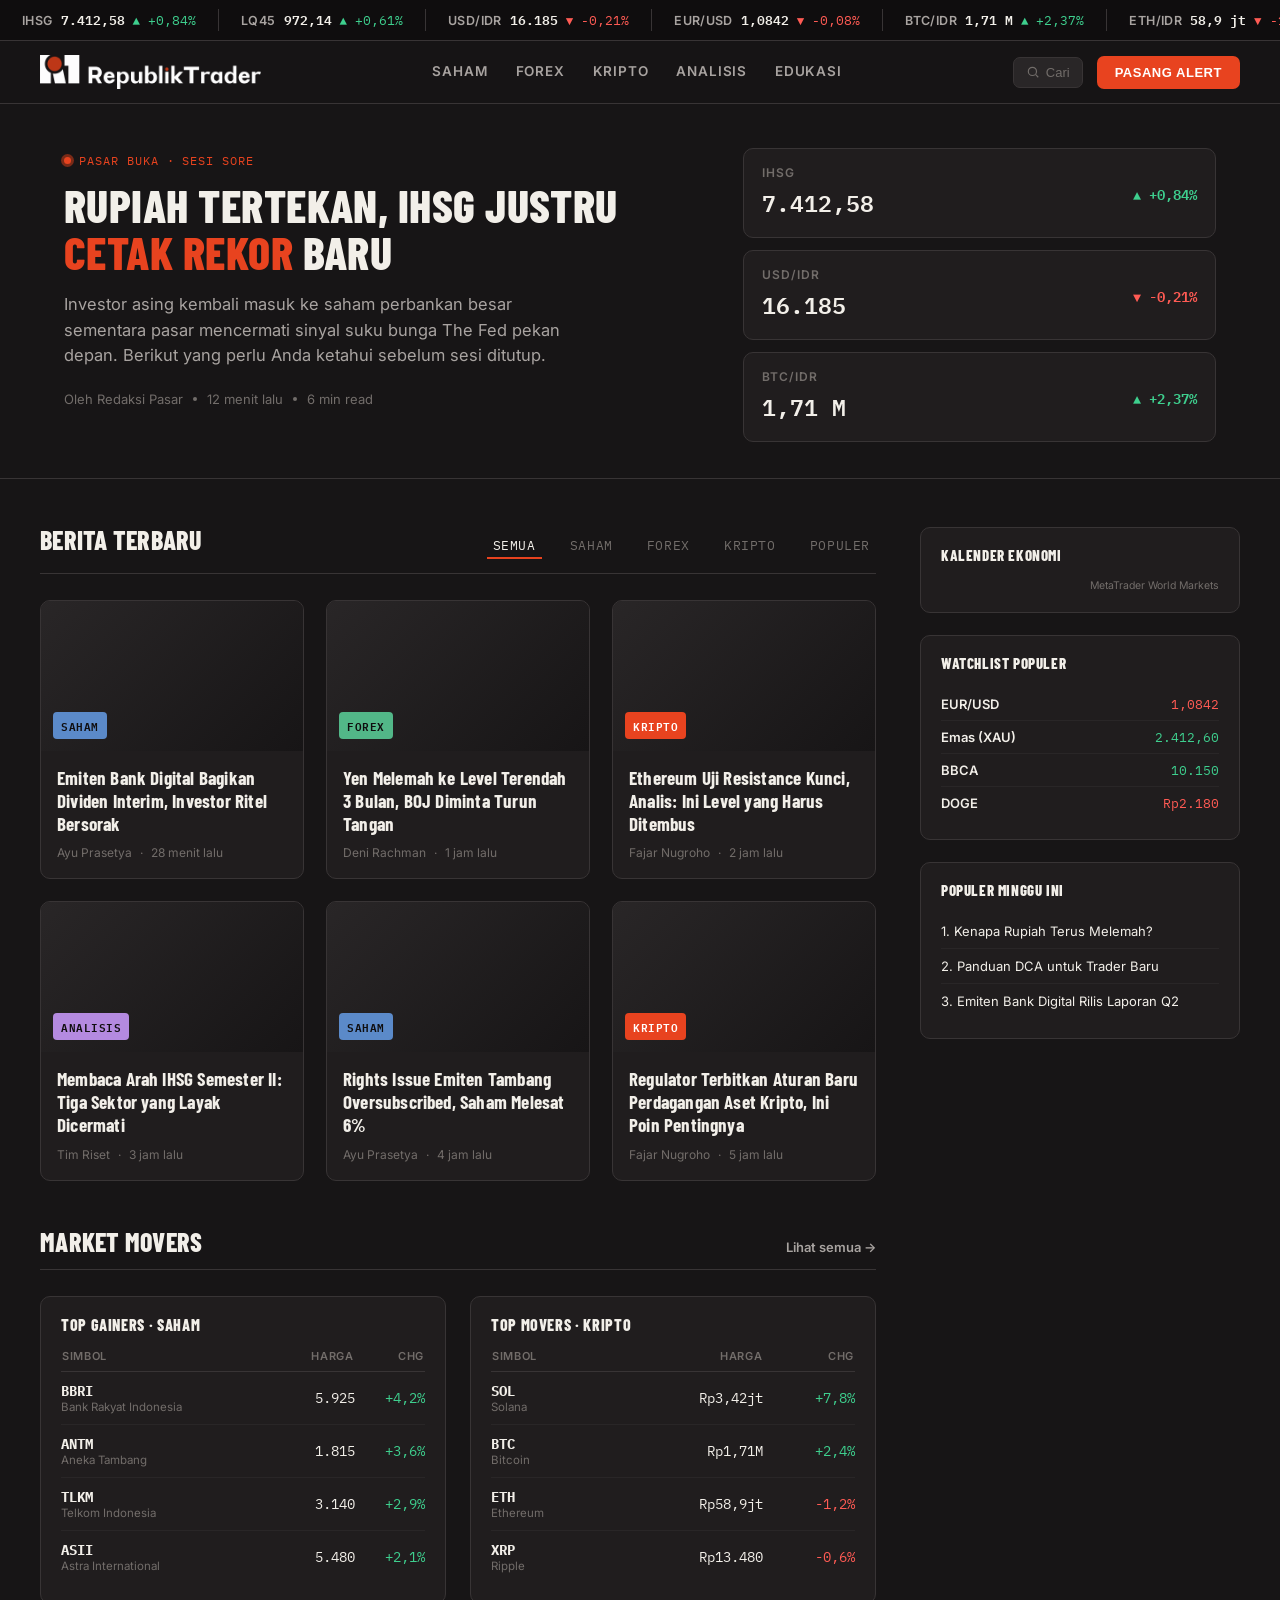
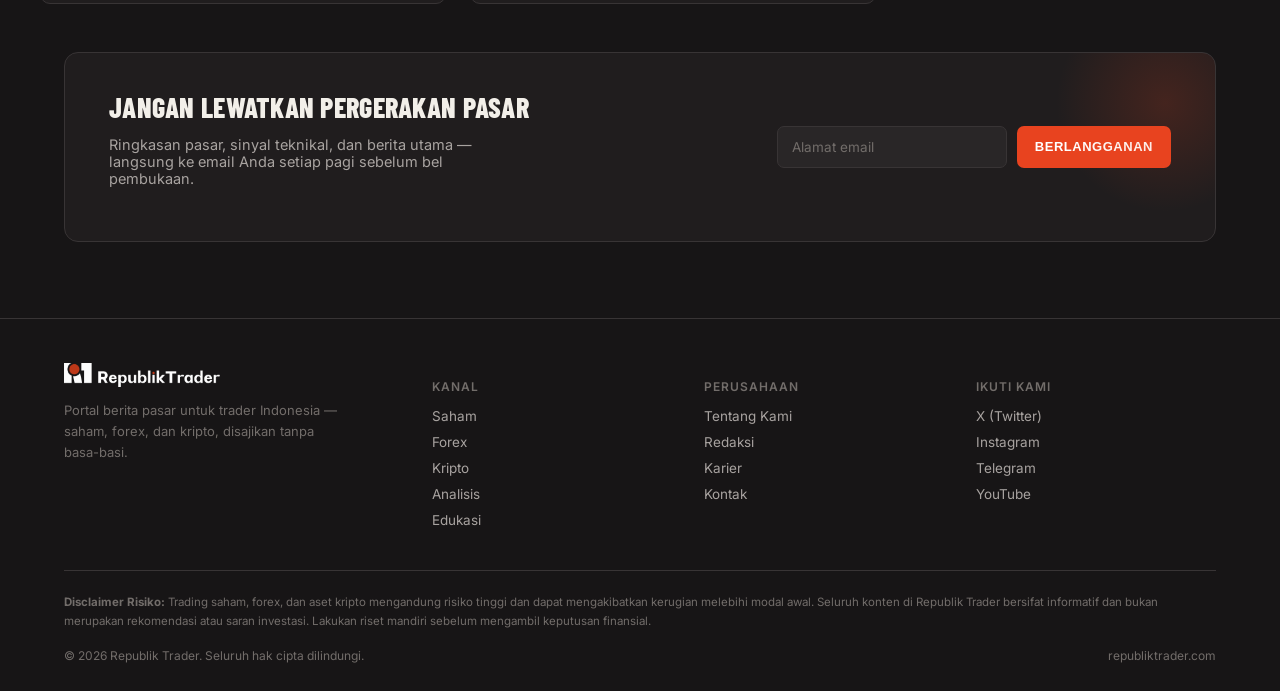
<file: index.html>
<!DOCTYPE html>
<html lang="id">
<head>
<meta charset="UTF-8">
<meta name="viewport" content="width=device-width, initial-scale=1.0">
<title>Republik Trader — Berita Pasar Real-Time</title>
<link rel="preconnect" href="https://fonts.googleapis.com">
<link href="https://fonts.googleapis.com/css2?family=Barlow+Condensed:wght@600;700;800;900&family=Inter:wght@400;500;600;700&family=IBM+Plex+Mono:wght@400;500;600;700&display=swap" rel="stylesheet">
<link rel="stylesheet" href="assets/styles.css">
</head>
<body>

<!-- TICKER -->
<div class="ticker-bar">
  <div class="ticker-track" id="tickerTrack"></div>
</div>

<!-- NAVBAR -->
<header class="nav">
  <div class="nav-row wrap" style="padding-left:0;padding-right:0;">
    <a href="index.html" class="brand">
      <img src="assets/logo_full.png" alt="Republik Trader" class="brand-logo-full">
    </a>
    <nav class="market-links">
      <a href="saham.html">Saham</a>
      <a href="forex.html">Forex</a>
      <a href="kripto.html">Kripto</a>
      <a href="analisis.html">Analisis</a>
      <a href="edukasi.html">Edukasi</a>
    </nav>
    <div class="nav-actions">
      <button class="search-btn" aria-label="Cari berita">
        <svg width="14" height="14" viewBox="0 0 24 24" fill="none" stroke="currentColor" stroke-width="2"><circle cx="11" cy="11" r="7"/><line x1="21" y1="21" x2="16.65" y2="16.65"/></svg>
        <span>Cari</span>
      </button>
      <button class="btn-primary">Pasang Alert</button>
      <button class="burger" aria-label="Menu">
        <svg width="22" height="22" viewBox="0 0 24 24" fill="none" stroke="currentColor" stroke-width="2"><line x1="3" y1="6" x2="21" y2="6"/><line x1="3" y1="12" x2="21" y2="12"/><line x1="3" y1="18" x2="21" y2="18"/></svg>
      </button>
    </div>
  </div>
</header>

<!-- HERO -->
<section class="hero">
  <div class="wrap hero-grid">
    <div>
      <div class="eyebrow">PASAR BUKA · SESI SORE</div>
      <h1 class="headline">Rupiah Tertekan, IHSG Justru <span class="accent-word">Cetak Rekor</span> Baru</h1>
      <p class="dek">Investor asing kembali masuk ke saham perbankan besar sementara pasar mencermati sinyal suku bunga The Fed pekan depan. Berikut yang perlu Anda ketahui sebelum sesi ditutup.</p>
      <div class="byline">
        <span>Oleh Redaksi Pasar</span><span class="dot"></span><span>12 menit lalu</span><span class="dot"></span><span>6 min read</span>
      </div>
    </div>

    <div class="snapshot-col">
      <div class="snap-card">
        <div>
          <div class="snap-label">IHSG</div>
          <div class="snap-price mono">7.412,58</div>
        </div>
        <div class="snap-change arrow-up">▲ +0,84%</div>
      </div>
      <div class="snap-card">
        <div>
          <div class="snap-label">USD/IDR</div>
          <div class="snap-price mono" id="usdidr-price">16.185</div>
        </div>
        <div class="snap-change arrow-down" id="usdidr-change">▼ -0,21%</div>
      </div>
      <div class="snap-card">
        <div>
          <div class="snap-label">BTC/IDR</div>
          <div class="snap-price mono">1,71 M</div>
        </div>
        <div class="snap-change arrow-up">▲ +2,37%</div>
      </div>
    </div>
  </div>
</section>

<!-- MAIN CONTENT -->
<div class="wrap section">
  <div class="main-grid">
    <div>

      <!-- NEWS GRID -->
      <div class="section-head">
        <h2 class="section-title">Berita Terbaru</h2>
        <div class="tabs">
          <button class="tab active">Semua</button>
          <button class="tab">Saham</button>
          <button class="tab">Forex</button>
          <button class="tab">Kripto</button>
          <button class="tab">Populer</button>
        </div>
      </div>

      <div class="news-grid">
        <article class="card">
          <div class="card-thumb"><span class="tag tag-saham">Saham</span></div>
          <div class="card-body">
            <h3 class="card-title">Emiten Bank Digital Bagikan Dividen Interim, Investor Ritel Bersorak</h3>
            <div class="card-meta"><span>Ayu Prasetya</span><span>·</span><span>28 menit lalu</span></div>
          </div>
        </article>
        <article class="card">
          <div class="card-thumb"><span class="tag tag-forex">Forex</span></div>
          <div class="card-body">
            <h3 class="card-title">Yen Melemah ke Level Terendah 3 Bulan, BOJ Diminta Turun Tangan</h3>
            <div class="card-meta"><span>Deni Rachman</span><span>·</span><span>1 jam lalu</span></div>
          </div>
        </article>
        <article class="card">
          <div class="card-thumb"><span class="tag tag-kripto">Kripto</span></div>
          <div class="card-body">
            <h3 class="card-title">Ethereum Uji Resistance Kunci, Analis: Ini Level yang Harus Ditembus</h3>
            <div class="card-meta"><span>Fajar Nugroho</span><span>·</span><span>2 jam lalu</span></div>
          </div>
        </article>
        <article class="card">
          <div class="card-thumb"><span class="tag tag-analisis">Analisis</span></div>
          <div class="card-body">
            <h3 class="card-title">Membaca Arah IHSG Semester II: Tiga Sektor yang Layak Dicermati</h3>
            <div class="card-meta"><span>Tim Riset</span><span>·</span><span>3 jam lalu</span></div>
          </div>
        </article>
        <article class="card">
          <div class="card-thumb"><span class="tag tag-saham">Saham</span></div>
          <div class="card-body">
            <h3 class="card-title">Rights Issue Emiten Tambang Oversubscribed, Saham Melesat 6%</h3>
            <div class="card-meta"><span>Ayu Prasetya</span><span>·</span><span>4 jam lalu</span></div>
          </div>
        </article>
        <article class="card">
          <div class="card-thumb"><span class="tag tag-kripto">Kripto</span></div>
          <div class="card-body">
            <h3 class="card-title">Regulator Terbitkan Aturan Baru Perdagangan Aset Kripto, Ini Poin Pentingnya</h3>
            <div class="card-meta"><span>Fajar Nugroho</span><span>·</span><span>5 jam lalu</span></div>
          </div>
        </article>
      </div>

      <!-- MARKET MOVERS -->
      <div class="section-head" style="margin-top:48px;">
        <h2 class="section-title">Market Movers</h2>
        <a href="#" class="see-all">Lihat semua →</a>
      </div>
      <div class="movers-grid">
        <div class="movers-card">
          <h3>Top Gainers · Saham</h3>
          <table>
            <thead><tr><th>Simbol</th><th></th><th style="text-align:right;">Harga</th><th style="text-align:right;">Chg</th></tr></thead>
            <tbody>
              <tr><td><span class="sym">BBRI</span><span class="sym-name">Bank Rakyat Indonesia</span></td><td></td><td class="num">5.925</td><td class="num arrow-up">+4,2%</td></tr>
              <tr><td><span class="sym">ANTM</span><span class="sym-name">Aneka Tambang</span></td><td></td><td class="num">1.815</td><td class="num arrow-up">+3,6%</td></tr>
              <tr><td><span class="sym">TLKM</span><span class="sym-name">Telkom Indonesia</span></td><td></td><td class="num">3.140</td><td class="num arrow-up">+2,9%</td></tr>
              <tr><td><span class="sym">ASII</span><span class="sym-name">Astra International</span></td><td></td><td class="num">5.480</td><td class="num arrow-up">+2,1%</td></tr>
            </tbody>
          </table>
        </div>
        <div class="movers-card">
          <h3>Top Movers · Kripto</h3>
          <table>
            <thead><tr><th>Simbol</th><th></th><th style="text-align:right;">Harga</th><th style="text-align:right;">Chg</th></tr></thead>
            <tbody>
              <tr><td><span class="sym">SOL</span><span class="sym-name">Solana</span></td><td></td><td class="num">Rp3,42jt</td><td class="num arrow-up">+7,8%</td></tr>
              <tr><td><span class="sym">BTC</span><span class="sym-name">Bitcoin</span></td><td></td><td class="num">Rp1,71M</td><td class="num arrow-up">+2,4%</td></tr>
              <tr><td><span class="sym">ETH</span><span class="sym-name">Ethereum</span></td><td></td><td class="num">Rp58,9jt</td><td class="num arrow-down">-1,2%</td></tr>
              <tr><td><span class="sym">XRP</span><span class="sym-name">Ripple</span></td><td></td><td class="num">Rp13.480</td><td class="num arrow-down">-0,6%</td></tr>
            </tbody>
          </table>
        </div>
      </div>

    </div>

    <!-- SIDEBAR -->
    <aside>
      <div class="side-block">
        <h3>Kalender Ekonomi</h3>
        <div id="economicCalendarWidget"></div>
        <div class="ecw-copyright"><a href="https://www.metatrader.com/?utm_source=calendar.widget&utm_medium=link&utm_term=economic.calendar&utm_content=visit.mql5.calendar&utm_campaign=202.calendar.widget" rel="noopener nofollow" target="_blank">MetaTrader World Markets</a></div>
        <script async type="text/javascript" data-type="calendar-widget" src="https://www.tradays.com/c/js/widgets/calendar/widget.js?v=15">
          {"width":"100%","height":"480","mode":"2","fw":"html","theme":1}
        </script>
      </div>

      <div class="side-block">
        <h3>Watchlist Populer</h3>
        <div class="watch-row"><span class="name">EUR/USD</span><span class="price mono arrow-down">1,0842</span></div>
        <div class="watch-row"><span class="name">Emas (XAU)</span><span class="price mono arrow-up">2.412,60</span></div>
        <div class="watch-row"><span class="name">BBCA</span><span class="price mono arrow-up">10.150</span></div>
        <div class="watch-row"><span class="name">DOGE</span><span class="price mono arrow-down">Rp2.180</span></div>
      </div>

      <div class="side-block">
        <h3>Populer Minggu Ini</h3>
        <div class="cal-row"><span>1. Kenapa Rupiah Terus Melemah?</span></div>
        <div class="cal-row"><span>2. Panduan DCA untuk Trader Baru</span></div>
        <div class="cal-row"><span>3. Emiten Bank Digital Rilis Laporan Q2</span></div>
      </div>
    </aside>
  </div>
</div>

<!-- NEWSLETTER CTA -->
<div class="wrap" style="padding-bottom:56px;">
  <div class="cta">
    <div>
      <h2>Jangan Lewatkan Pergerakan Pasar</h2>
      <p>Ringkasan pasar, sinyal teknikal, dan berita utama — langsung ke email Anda setiap pagi sebelum bel pembukaan.</p>
    </div>
    <form class="cta-form" onsubmit="return false;">
      <input type="email" placeholder="Alamat email" required>
      <button class="btn-primary" type="submit">Berlangganan</button>
    </form>
  </div>
</div>

<!-- FOOTER -->
<footer>
  <div class="wrap">
    <div class="footer-grid">
      <div class="footer-brand">
        <div class="brand" style="margin-bottom:12px;">
          <img src="assets/logo_full.png" alt="Republik Trader" class="brand-logo-full" style="height:24px;">
        </div>
        <p>Portal berita pasar untuk trader Indonesia — saham, forex, dan kripto, disajikan tanpa basa-basi.</p>
      </div>
      <div class="footer-col">
        <h4>Kanal</h4>
        <a href="saham.html">Saham</a><a href="forex.html">Forex</a><a href="kripto.html">Kripto</a><a href="analisis.html">Analisis</a><a href="edukasi.html">Edukasi</a>
      </div>
      <div class="footer-col">
        <h4>Perusahaan</h4>
        <a href="#">Tentang Kami</a><a href="#">Redaksi</a><a href="#">Karier</a><a href="#">Kontak</a>
      </div>
      <div class="footer-col">
        <h4>Ikuti Kami</h4>
        <a href="#">X (Twitter)</a><a href="#">Instagram</a><a href="#">Telegram</a><a href="#">YouTube</a>
      </div>
    </div>
    <div class="disclaimer">
      <strong>Disclaimer Risiko:</strong> Trading saham, forex, dan aset kripto mengandung risiko tinggi dan dapat mengakibatkan kerugian melebihi modal awal. Seluruh konten di Republik Trader bersifat informatif dan bukan merupakan rekomendasi atau saran investasi. Lakukan riset mandiri sebelum mengambil keputusan finansial.
    </div>
    <div class="footer-bottom">
      <span>© 2026 Republik Trader. Seluruh hak cipta dilindungi.</span>
      <span>republiktrader.com</span>
    </div>
  </div>
</footer>

<script src="assets/main.js"></script>
<script src="assets/market-data.js"></script>

</body>
</html>
</file>
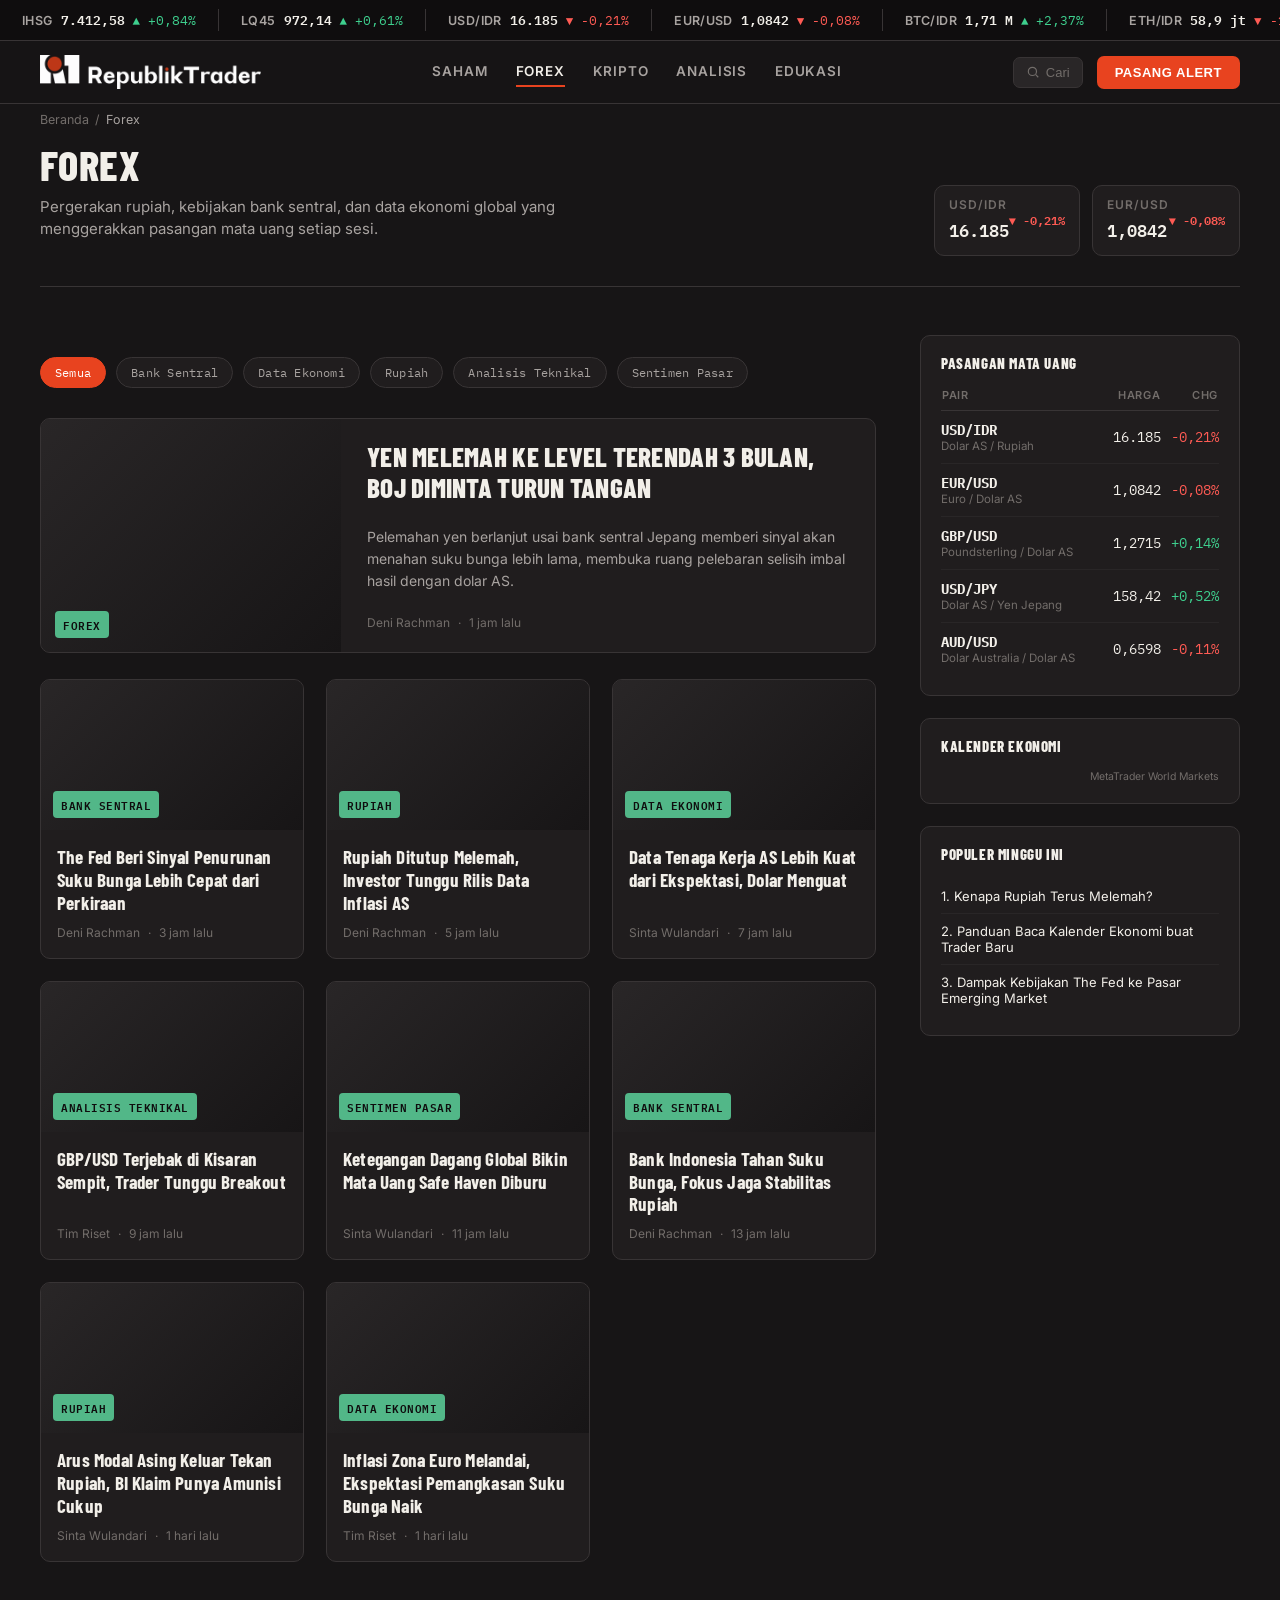
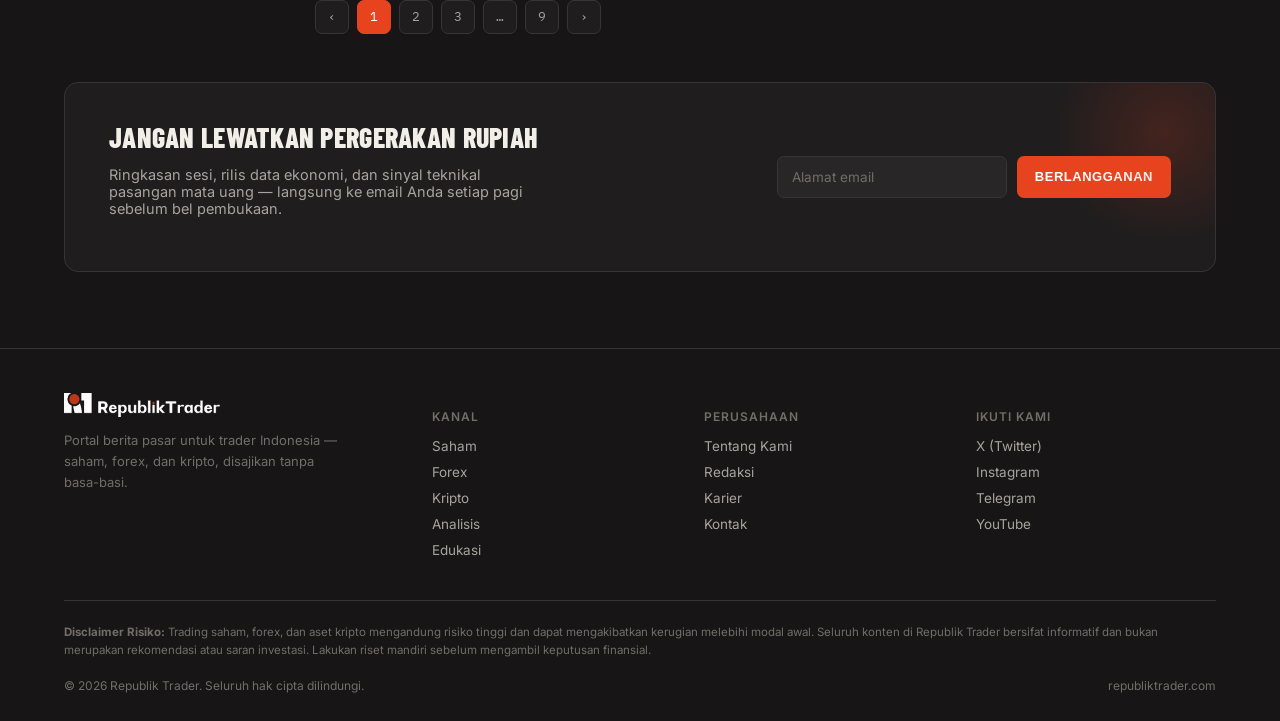
<file: forex.html>
<!DOCTYPE html>
<html lang="id">
<head>
<meta charset="UTF-8">
<meta name="viewport" content="width=device-width, initial-scale=1.0">
<title>Forex — Republik Trader</title>
<link rel="preconnect" href="https://fonts.googleapis.com">
<link href="https://fonts.googleapis.com/css2?family=Barlow+Condensed:wght@600;700;800;900&family=Inter:wght@400;500;600;700&family=IBM+Plex+Mono:wght@400;500;600;700&display=swap" rel="stylesheet">
<link rel="stylesheet" href="assets/styles.css">
</head>
<body>

<!-- TICKER -->
<div class="ticker-bar">
  <div class="ticker-track" id="tickerTrack"></div>
</div>

<!-- NAVBAR -->
<header class="nav">
  <div class="nav-row wrap" style="padding-left:0;padding-right:0;">
    <a href="index.html" class="brand">
      <img src="assets/logo_full.png" alt="Republik Trader" class="brand-logo-full">
    </a>
    <nav class="market-links">
      <a href="saham.html">Saham</a>
      <a href="forex.html" class="active">Forex</a>
      <a href="kripto.html">Kripto</a>
      <a href="analisis.html">Analisis</a>
      <a href="edukasi.html">Edukasi</a>
    </nav>
    <div class="nav-actions">
      <button class="search-btn" aria-label="Cari berita">
        <svg width="14" height="14" viewBox="0 0 24 24" fill="none" stroke="currentColor" stroke-width="2"><circle cx="11" cy="11" r="7"/><line x1="21" y1="21" x2="16.65" y2="16.65"/></svg>
        <span>Cari</span>
      </button>
      <button class="btn-primary">Pasang Alert</button>
      <button class="burger" aria-label="Menu">
        <svg width="22" height="22" viewBox="0 0 24 24" fill="none" stroke="currentColor" stroke-width="2"><line x1="3" y1="6" x2="21" y2="6"/><line x1="3" y1="12" x2="21" y2="12"/><line x1="3" y1="18" x2="21" y2="18"/></svg>
      </button>
    </div>
  </div>
</header>

<!-- CATEGORY HEADER -->
<section class="wrap category-hero">
  <div class="breadcrumb">
    <a href="index.html">Beranda</a><span class="sep">/</span><span class="current">Forex</span>
  </div>
  <div class="category-hero-top">
    <div>
      <h1 class="category-title">Forex</h1>
      <p class="category-desc">Pergerakan rupiah, kebijakan bank sentral, dan data ekonomi global yang menggerakkan pasangan mata uang setiap sesi.</p>
    </div>
    <div class="category-stats">
      <div class="snap-card sm">
        <div>
          <div class="snap-label">USD/IDR</div>
          <div class="snap-price mono" id="usdidr-price">16.185</div>
        </div>
        <div class="snap-change arrow-down" id="usdidr-change">▼ -0,21%</div>
      </div>
      <div class="snap-card sm">
        <div>
          <div class="snap-label">EUR/USD</div>
          <div class="snap-price mono">1,0842</div>
        </div>
        <div class="snap-change arrow-down">▼ -0,08%</div>
      </div>
    </div>
  </div>
</section>

<!-- MAIN CONTENT -->
<div class="wrap section">
  <div class="main-grid">
    <div>

      <!-- FILTER CHIPS -->
      <div class="chip-row">
        <button class="chip active">Semua</button>
        <button class="chip">Bank Sentral</button>
        <button class="chip">Data Ekonomi</button>
        <button class="chip">Rupiah</button>
        <button class="chip">Analisis Teknikal</button>
        <button class="chip">Sentimen Pasar</button>
      </div>

      <!-- FEATURED ARTICLE -->
      <a href="#" class="featured-card">
        <div class="featured-thumb"><span class="tag tag-forex">Forex</span></div>
        <div class="featured-body">
          <h2 class="featured-title">Yen Melemah ke Level Terendah 3 Bulan, BOJ Diminta Turun Tangan</h2>
          <p class="featured-dek">Pelemahan yen berlanjut usai bank sentral Jepang memberi sinyal akan menahan suku bunga lebih lama, membuka ruang pelebaran selisih imbal hasil dengan dolar AS.</p>
          <div class="card-meta"><span>Deni Rachman</span><span>·</span><span>1 jam lalu</span></div>
        </div>
      </a>

      <!-- ARTICLE GRID -->
      <div class="news-grid">
        <article class="card">
          <div class="card-thumb"><span class="tag tag-forex">Bank Sentral</span></div>
          <div class="card-body">
            <h3 class="card-title">The Fed Beri Sinyal Penurunan Suku Bunga Lebih Cepat dari Perkiraan</h3>
            <div class="card-meta"><span>Deni Rachman</span><span>·</span><span>3 jam lalu</span></div>
          </div>
        </article>
        <article class="card">
          <div class="card-thumb"><span class="tag tag-forex">Rupiah</span></div>
          <div class="card-body">
            <h3 class="card-title">Rupiah Ditutup Melemah, Investor Tunggu Rilis Data Inflasi AS</h3>
            <div class="card-meta"><span>Deni Rachman</span><span>·</span><span>5 jam lalu</span></div>
          </div>
        </article>
        <article class="card">
          <div class="card-thumb"><span class="tag tag-forex">Data Ekonomi</span></div>
          <div class="card-body">
            <h3 class="card-title">Data Tenaga Kerja AS Lebih Kuat dari Ekspektasi, Dolar Menguat</h3>
            <div class="card-meta"><span>Sinta Wulandari</span><span>·</span><span>7 jam lalu</span></div>
          </div>
        </article>
        <article class="card">
          <div class="card-thumb"><span class="tag tag-forex">Analisis Teknikal</span></div>
          <div class="card-body">
            <h3 class="card-title">GBP/USD Terjebak di Kisaran Sempit, Trader Tunggu Breakout</h3>
            <div class="card-meta"><span>Tim Riset</span><span>·</span><span>9 jam lalu</span></div>
          </div>
        </article>
        <article class="card">
          <div class="card-thumb"><span class="tag tag-forex">Sentimen Pasar</span></div>
          <div class="card-body">
            <h3 class="card-title">Ketegangan Dagang Global Bikin Mata Uang Safe Haven Diburu</h3>
            <div class="card-meta"><span>Sinta Wulandari</span><span>·</span><span>11 jam lalu</span></div>
          </div>
        </article>
        <article class="card">
          <div class="card-thumb"><span class="tag tag-forex">Bank Sentral</span></div>
          <div class="card-body">
            <h3 class="card-title">Bank Indonesia Tahan Suku Bunga, Fokus Jaga Stabilitas Rupiah</h3>
            <div class="card-meta"><span>Deni Rachman</span><span>·</span><span>13 jam lalu</span></div>
          </div>
        </article>
        <article class="card">
          <div class="card-thumb"><span class="tag tag-forex">Rupiah</span></div>
          <div class="card-body">
            <h3 class="card-title">Arus Modal Asing Keluar Tekan Rupiah, BI Klaim Punya Amunisi Cukup</h3>
            <div class="card-meta"><span>Sinta Wulandari</span><span>·</span><span>1 hari lalu</span></div>
          </div>
        </article>
        <article class="card">
          <div class="card-thumb"><span class="tag tag-forex">Data Ekonomi</span></div>
          <div class="card-body">
            <h3 class="card-title">Inflasi Zona Euro Melandai, Ekspektasi Pemangkasan Suku Bunga Naik</h3>
            <div class="card-meta"><span>Tim Riset</span><span>·</span><span>1 hari lalu</span></div>
          </div>
        </article>
      </div>

      <!-- PAGINATION -->
      <div class="pagination">
        <button class="page-btn" aria-label="Halaman sebelumnya">‹</button>
        <button class="page-btn active">1</button>
        <button class="page-btn">2</button>
        <button class="page-btn">3</button>
        <button class="page-btn">…</button>
        <button class="page-btn">9</button>
        <button class="page-btn" aria-label="Halaman berikutnya">›</button>
      </div>

    </div>

    <!-- SIDEBAR -->
    <aside>
      <div class="side-block">
        <h3>Pasangan Mata Uang</h3>
        <table>
          <thead><tr><th>Pair</th><th></th><th style="text-align:right;">Harga</th><th style="text-align:right;">Chg</th></tr></thead>
          <tbody>
            <tr><td><span class="sym">USD/IDR</span><span class="sym-name">Dolar AS / Rupiah</span></td><td></td><td class="num">16.185</td><td class="num arrow-down">-0,21%</td></tr>
            <tr><td><span class="sym">EUR/USD</span><span class="sym-name">Euro / Dolar AS</span></td><td></td><td class="num">1,0842</td><td class="num arrow-down">-0,08%</td></tr>
            <tr><td><span class="sym">GBP/USD</span><span class="sym-name">Poundsterling / Dolar AS</span></td><td></td><td class="num">1,2715</td><td class="num arrow-up">+0,14%</td></tr>
            <tr><td><span class="sym">USD/JPY</span><span class="sym-name">Dolar AS / Yen Jepang</span></td><td></td><td class="num">158,42</td><td class="num arrow-up">+0,52%</td></tr>
            <tr><td><span class="sym">AUD/USD</span><span class="sym-name">Dolar Australia / Dolar AS</span></td><td></td><td class="num">0,6598</td><td class="num arrow-down">-0,11%</td></tr>
          </tbody>
        </table>
      </div>

      <div class="side-block">
        <h3>Kalender Ekonomi</h3>
        <div id="economicCalendarWidget"></div>
        <div class="ecw-copyright"><a href="https://www.metatrader.com/?utm_source=calendar.widget&utm_medium=link&utm_term=economic.calendar&utm_content=visit.mql5.calendar&utm_campaign=202.calendar.widget" rel="noopener nofollow" target="_blank">MetaTrader World Markets</a></div>
        <script async type="text/javascript" data-type="calendar-widget" src="https://www.tradays.com/c/js/widgets/calendar/widget.js?v=15">
          {"width":"100%","height":"480","mode":"2","fw":"html","theme":1}
        </script>
      </div>

      <div class="side-block">
        <h3>Populer Minggu Ini</h3>
        <div class="cal-row"><span>1. Kenapa Rupiah Terus Melemah?</span></div>
        <div class="cal-row"><span>2. Panduan Baca Kalender Ekonomi buat Trader Baru</span></div>
        <div class="cal-row"><span>3. Dampak Kebijakan The Fed ke Pasar Emerging Market</span></div>
      </div>
    </aside>
  </div>
</div>

<!-- NEWSLETTER CTA -->
<div class="wrap" style="padding-bottom:56px;">
  <div class="cta">
    <div>
      <h2>Jangan Lewatkan Pergerakan Rupiah</h2>
      <p>Ringkasan sesi, rilis data ekonomi, dan sinyal teknikal pasangan mata uang — langsung ke email Anda setiap pagi sebelum bel pembukaan.</p>
    </div>
    <form class="cta-form" onsubmit="return false;">
      <input type="email" placeholder="Alamat email" required>
      <button class="btn-primary" type="submit">Berlangganan</button>
    </form>
  </div>
</div>

<!-- FOOTER -->
<footer>
  <div class="wrap">
    <div class="footer-grid">
      <div class="footer-brand">
        <div class="brand" style="margin-bottom:12px;">
          <img src="assets/logo_full.png" alt="Republik Trader" class="brand-logo-full" style="height:24px;">
        </div>
        <p>Portal berita pasar untuk trader Indonesia — saham, forex, dan kripto, disajikan tanpa basa-basi.</p>
      </div>
      <div class="footer-col">
        <h4>Kanal</h4>
        <a href="saham.html">Saham</a><a href="forex.html">Forex</a><a href="kripto.html">Kripto</a><a href="analisis.html">Analisis</a><a href="edukasi.html">Edukasi</a>
      </div>
      <div class="footer-col">
        <h4>Perusahaan</h4>
        <a href="#">Tentang Kami</a><a href="#">Redaksi</a><a href="#">Karier</a><a href="#">Kontak</a>
      </div>
      <div class="footer-col">
        <h4>Ikuti Kami</h4>
        <a href="#">X (Twitter)</a><a href="#">Instagram</a><a href="#">Telegram</a><a href="#">YouTube</a>
      </div>
    </div>
    <div class="disclaimer">
      <strong>Disclaimer Risiko:</strong> Trading saham, forex, dan aset kripto mengandung risiko tinggi dan dapat mengakibatkan kerugian melebihi modal awal. Seluruh konten di Republik Trader bersifat informatif dan bukan merupakan rekomendasi atau saran investasi. Lakukan riset mandiri sebelum mengambil keputusan finansial.
    </div>
    <div class="footer-bottom">
      <span>© 2026 Republik Trader. Seluruh hak cipta dilindungi.</span>
      <span>republiktrader.com</span>
    </div>
  </div>
</footer>

<script src="assets/main.js"></script>
<script src="assets/market-data.js"></script>

<script>
  // Chip filter (visual only in this mockup)
  document.querySelectorAll('.chip').forEach(chip => {
    chip.addEventListener('click', () => {
      document.querySelectorAll('.chip').forEach(c => c.classList.remove('active'));
      chip.classList.add('active');
    });
  });
  // Pagination click state (visual only)
  document.querySelectorAll('.page-btn').forEach(btn => {
    btn.addEventListener('click', () => {
      if (btn.textContent === '‹' || btn.textContent === '›' || btn.textContent === '…') return;
      document.querySelectorAll('.page-btn').forEach(b => b.classList.remove('active'));
      btn.classList.add('active');
    });
  });
</script>

</body>
</html>
</file>
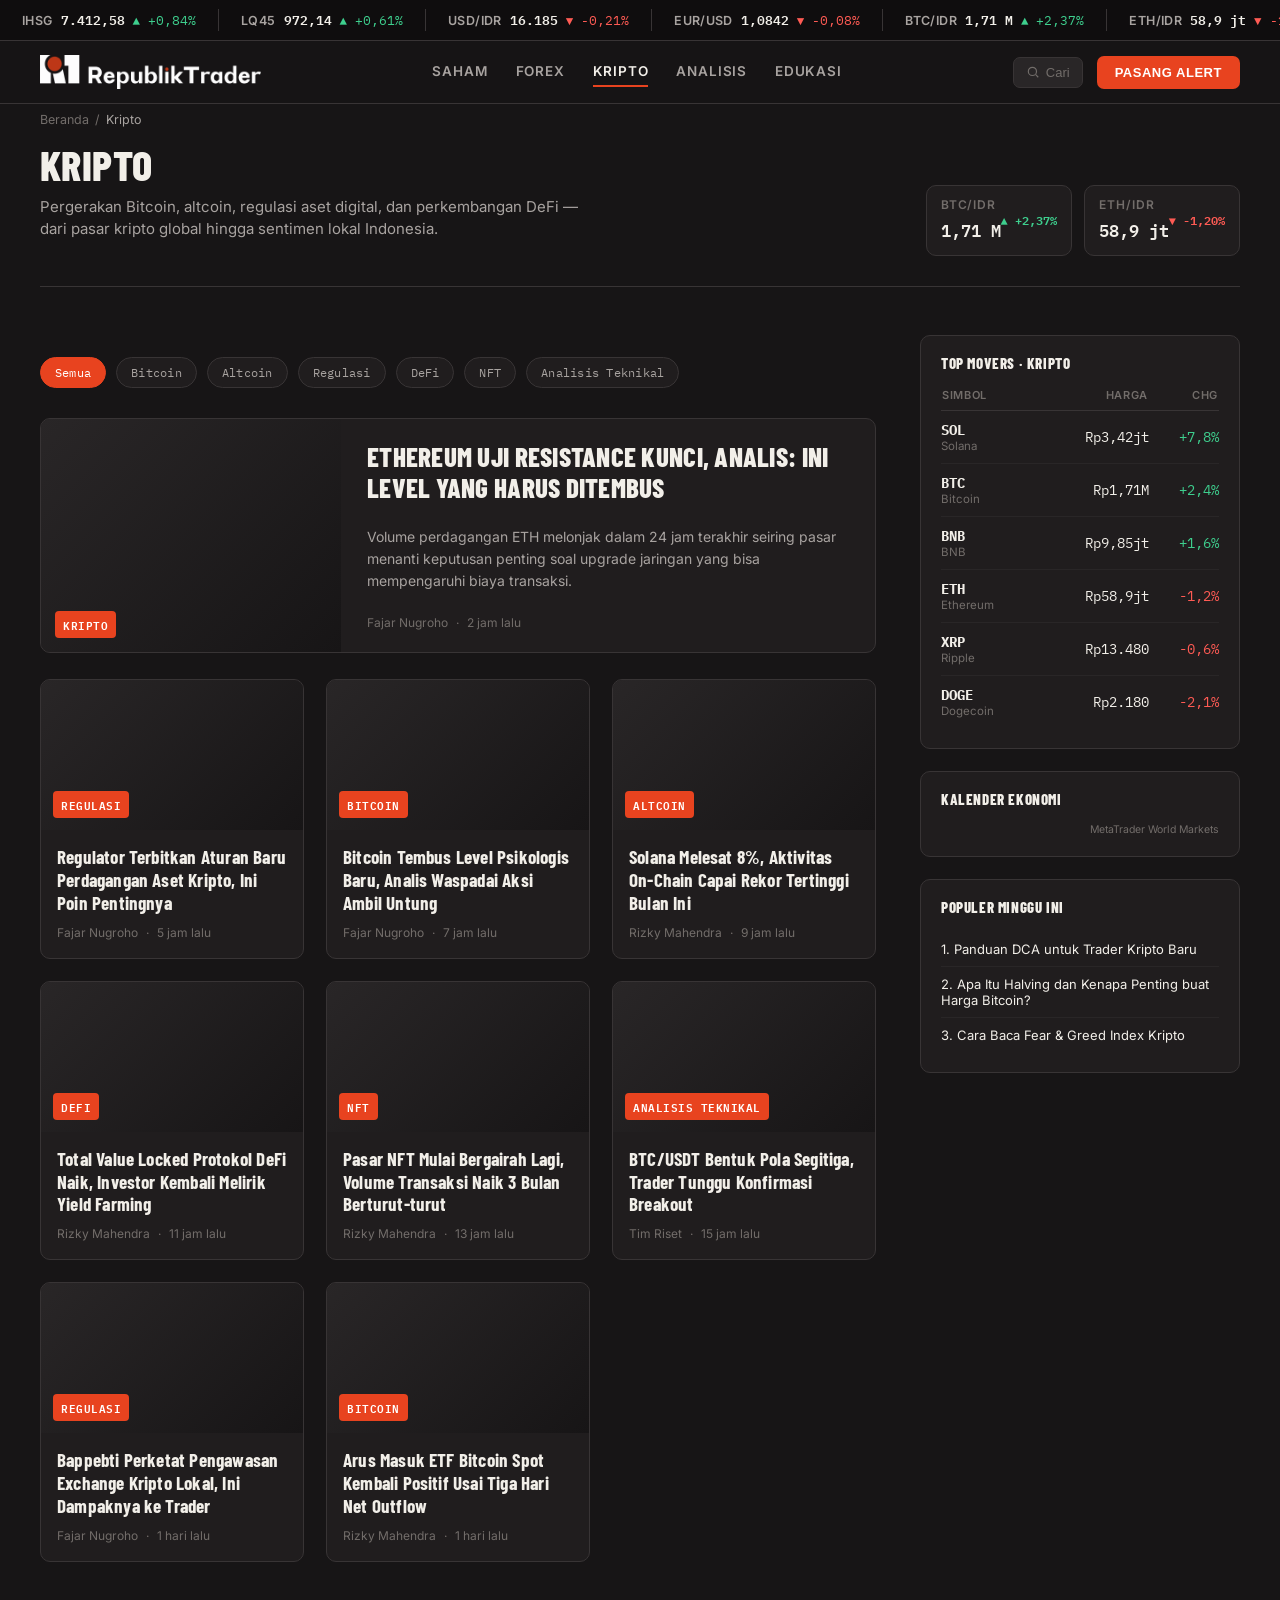
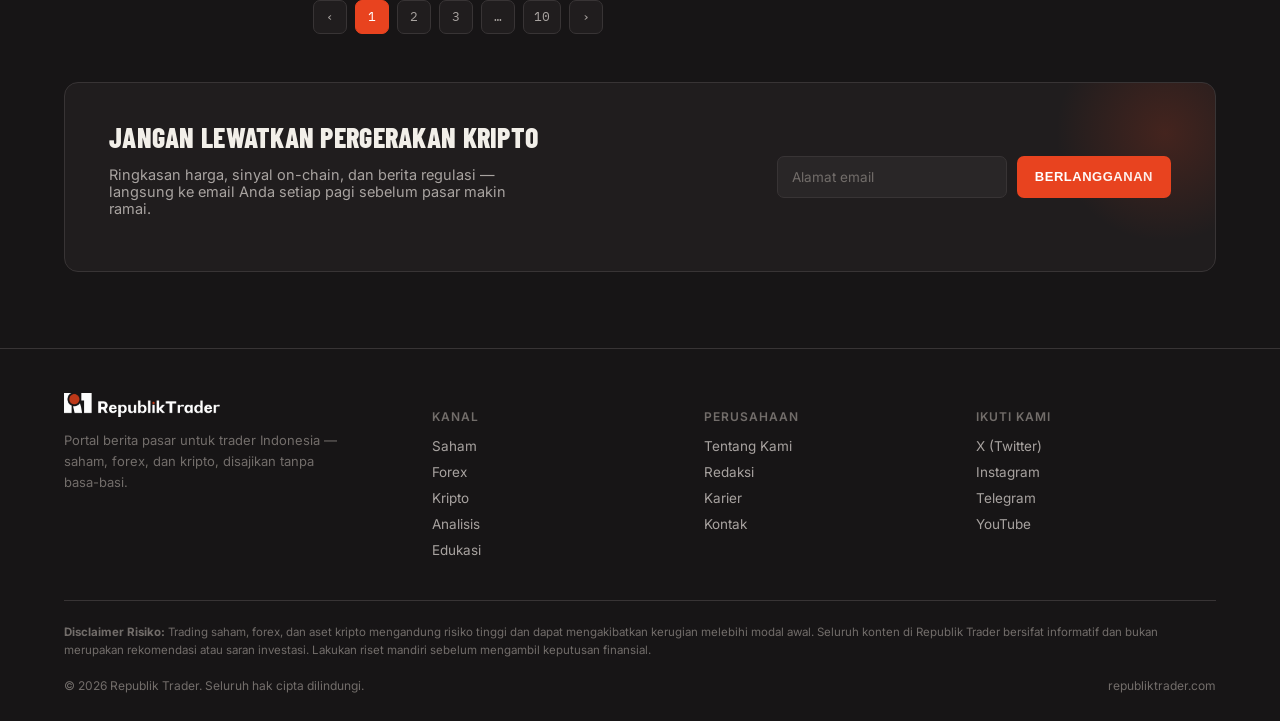
<file: kripto.html>
<!DOCTYPE html>
<html lang="id">
<head>
<meta charset="UTF-8">
<meta name="viewport" content="width=device-width, initial-scale=1.0">
<title>Kripto — Republik Trader</title>
<link rel="preconnect" href="https://fonts.googleapis.com">
<link href="https://fonts.googleapis.com/css2?family=Barlow+Condensed:wght@600;700;800;900&family=Inter:wght@400;500;600;700&family=IBM+Plex+Mono:wght@400;500;600;700&display=swap" rel="stylesheet">
<link rel="stylesheet" href="assets/styles.css">
</head>
<body>

<!-- TICKER -->
<div class="ticker-bar">
  <div class="ticker-track" id="tickerTrack"></div>
</div>

<!-- NAVBAR -->
<header class="nav">
  <div class="nav-row wrap" style="padding-left:0;padding-right:0;">
    <a href="index.html" class="brand">
      <img src="assets/logo_full.png" alt="Republik Trader" class="brand-logo-full">
    </a>
    <nav class="market-links">
      <a href="saham.html">Saham</a>
      <a href="forex.html">Forex</a>
      <a href="kripto.html" class="active">Kripto</a>
      <a href="analisis.html">Analisis</a>
      <a href="edukasi.html">Edukasi</a>
    </nav>
    <div class="nav-actions">
      <button class="search-btn" aria-label="Cari berita">
        <svg width="14" height="14" viewBox="0 0 24 24" fill="none" stroke="currentColor" stroke-width="2"><circle cx="11" cy="11" r="7"/><line x1="21" y1="21" x2="16.65" y2="16.65"/></svg>
        <span>Cari</span>
      </button>
      <button class="btn-primary">Pasang Alert</button>
      <button class="burger" aria-label="Menu">
        <svg width="22" height="22" viewBox="0 0 24 24" fill="none" stroke="currentColor" stroke-width="2"><line x1="3" y1="6" x2="21" y2="6"/><line x1="3" y1="12" x2="21" y2="12"/><line x1="3" y1="18" x2="21" y2="18"/></svg>
      </button>
    </div>
  </div>
</header>

<!-- CATEGORY HEADER -->
<section class="wrap category-hero">
  <div class="breadcrumb">
    <a href="index.html">Beranda</a><span class="sep">/</span><span class="current">Kripto</span>
  </div>
  <div class="category-hero-top">
    <div>
      <h1 class="category-title">Kripto</h1>
      <p class="category-desc">Pergerakan Bitcoin, altcoin, regulasi aset digital, dan perkembangan DeFi — dari pasar kripto global hingga sentimen lokal Indonesia.</p>
    </div>
    <div class="category-stats">
      <div class="snap-card sm">
        <div>
          <div class="snap-label">BTC/IDR</div>
          <div class="snap-price mono">1,71 M</div>
        </div>
        <div class="snap-change arrow-up">▲ +2,37%</div>
      </div>
      <div class="snap-card sm">
        <div>
          <div class="snap-label">ETH/IDR</div>
          <div class="snap-price mono">58,9 jt</div>
        </div>
        <div class="snap-change arrow-down">▼ -1,20%</div>
      </div>
    </div>
  </div>
</section>

<!-- MAIN CONTENT -->
<div class="wrap section">
  <div class="main-grid">
    <div>

      <!-- FILTER CHIPS -->
      <div class="chip-row">
        <button class="chip active">Semua</button>
        <button class="chip">Bitcoin</button>
        <button class="chip">Altcoin</button>
        <button class="chip">Regulasi</button>
        <button class="chip">DeFi</button>
        <button class="chip">NFT</button>
        <button class="chip">Analisis Teknikal</button>
      </div>

      <!-- FEATURED ARTICLE -->
      <a href="#" class="featured-card">
        <div class="featured-thumb"><span class="tag tag-kripto">Kripto</span></div>
        <div class="featured-body">
          <h2 class="featured-title">Ethereum Uji Resistance Kunci, Analis: Ini Level yang Harus Ditembus</h2>
          <p class="featured-dek">Volume perdagangan ETH melonjak dalam 24 jam terakhir seiring pasar menanti keputusan penting soal upgrade jaringan yang bisa mempengaruhi biaya transaksi.</p>
          <div class="card-meta"><span>Fajar Nugroho</span><span>·</span><span>2 jam lalu</span></div>
        </div>
      </a>

      <!-- ARTICLE GRID -->
      <div class="news-grid">
        <article class="card">
          <div class="card-thumb"><span class="tag tag-kripto">Regulasi</span></div>
          <div class="card-body">
            <h3 class="card-title">Regulator Terbitkan Aturan Baru Perdagangan Aset Kripto, Ini Poin Pentingnya</h3>
            <div class="card-meta"><span>Fajar Nugroho</span><span>·</span><span>5 jam lalu</span></div>
          </div>
        </article>
        <article class="card">
          <div class="card-thumb"><span class="tag tag-kripto">Bitcoin</span></div>
          <div class="card-body">
            <h3 class="card-title">Bitcoin Tembus Level Psikologis Baru, Analis Waspadai Aksi Ambil Untung</h3>
            <div class="card-meta"><span>Fajar Nugroho</span><span>·</span><span>7 jam lalu</span></div>
          </div>
        </article>
        <article class="card">
          <div class="card-thumb"><span class="tag tag-kripto">Altcoin</span></div>
          <div class="card-body">
            <h3 class="card-title">Solana Melesat 8%, Aktivitas On-Chain Capai Rekor Tertinggi Bulan Ini</h3>
            <div class="card-meta"><span>Rizky Mahendra</span><span>·</span><span>9 jam lalu</span></div>
          </div>
        </article>
        <article class="card">
          <div class="card-thumb"><span class="tag tag-kripto">DeFi</span></div>
          <div class="card-body">
            <h3 class="card-title">Total Value Locked Protokol DeFi Naik, Investor Kembali Melirik Yield Farming</h3>
            <div class="card-meta"><span>Rizky Mahendra</span><span>·</span><span>11 jam lalu</span></div>
          </div>
        </article>
        <article class="card">
          <div class="card-thumb"><span class="tag tag-kripto">NFT</span></div>
          <div class="card-body">
            <h3 class="card-title">Pasar NFT Mulai Bergairah Lagi, Volume Transaksi Naik 3 Bulan Berturut-turut</h3>
            <div class="card-meta"><span>Rizky Mahendra</span><span>·</span><span>13 jam lalu</span></div>
          </div>
        </article>
        <article class="card">
          <div class="card-thumb"><span class="tag tag-kripto">Analisis Teknikal</span></div>
          <div class="card-body">
            <h3 class="card-title">BTC/USDT Bentuk Pola Segitiga, Trader Tunggu Konfirmasi Breakout</h3>
            <div class="card-meta"><span>Tim Riset</span><span>·</span><span>15 jam lalu</span></div>
          </div>
        </article>
        <article class="card">
          <div class="card-thumb"><span class="tag tag-kripto">Regulasi</span></div>
          <div class="card-body">
            <h3 class="card-title">Bappebti Perketat Pengawasan Exchange Kripto Lokal, Ini Dampaknya ke Trader</h3>
            <div class="card-meta"><span>Fajar Nugroho</span><span>·</span><span>1 hari lalu</span></div>
          </div>
        </article>
        <article class="card">
          <div class="card-thumb"><span class="tag tag-kripto">Bitcoin</span></div>
          <div class="card-body">
            <h3 class="card-title">Arus Masuk ETF Bitcoin Spot Kembali Positif Usai Tiga Hari Net Outflow</h3>
            <div class="card-meta"><span>Rizky Mahendra</span><span>·</span><span>1 hari lalu</span></div>
          </div>
        </article>
      </div>

      <!-- PAGINATION -->
      <div class="pagination">
        <button class="page-btn" aria-label="Halaman sebelumnya">‹</button>
        <button class="page-btn active">1</button>
        <button class="page-btn">2</button>
        <button class="page-btn">3</button>
        <button class="page-btn">…</button>
        <button class="page-btn">10</button>
        <button class="page-btn" aria-label="Halaman berikutnya">›</button>
      </div>

    </div>

    <!-- SIDEBAR -->
    <aside>
      <div class="side-block">
        <h3>Top Movers · Kripto</h3>
        <table>
          <thead><tr><th>Simbol</th><th></th><th style="text-align:right;">Harga</th><th style="text-align:right;">Chg</th></tr></thead>
          <tbody>
            <tr><td><span class="sym">SOL</span><span class="sym-name">Solana</span></td><td></td><td class="num">Rp3,42jt</td><td class="num arrow-up">+7,8%</td></tr>
            <tr><td><span class="sym">BTC</span><span class="sym-name">Bitcoin</span></td><td></td><td class="num">Rp1,71M</td><td class="num arrow-up">+2,4%</td></tr>
            <tr><td><span class="sym">BNB</span><span class="sym-name">BNB</span></td><td></td><td class="num">Rp9,85jt</td><td class="num arrow-up">+1,6%</td></tr>
            <tr><td><span class="sym">ETH</span><span class="sym-name">Ethereum</span></td><td></td><td class="num">Rp58,9jt</td><td class="num arrow-down">-1,2%</td></tr>
            <tr><td><span class="sym">XRP</span><span class="sym-name">Ripple</span></td><td></td><td class="num">Rp13.480</td><td class="num arrow-down">-0,6%</td></tr>
            <tr><td><span class="sym">DOGE</span><span class="sym-name">Dogecoin</span></td><td></td><td class="num">Rp2.180</td><td class="num arrow-down">-2,1%</td></tr>
          </tbody>
        </table>
      </div>

      <div class="side-block">
        <h3>Kalender Ekonomi</h3>
        <div id="economicCalendarWidget"></div>
        <div class="ecw-copyright"><a href="https://www.metatrader.com/?utm_source=calendar.widget&utm_medium=link&utm_term=economic.calendar&utm_content=visit.mql5.calendar&utm_campaign=202.calendar.widget" rel="noopener nofollow" target="_blank">MetaTrader World Markets</a></div>
        <script async type="text/javascript" data-type="calendar-widget" src="https://www.tradays.com/c/js/widgets/calendar/widget.js?v=15">
          {"width":"100%","height":"480","mode":"2","fw":"html","theme":1}
        </script>
      </div>

      <div class="side-block">
        <h3>Populer Minggu Ini</h3>
        <div class="cal-row"><span>1. Panduan DCA untuk Trader Kripto Baru</span></div>
        <div class="cal-row"><span>2. Apa Itu Halving dan Kenapa Penting buat Harga Bitcoin?</span></div>
        <div class="cal-row"><span>3. Cara Baca Fear & Greed Index Kripto</span></div>
      </div>
    </aside>
  </div>
</div>

<!-- NEWSLETTER CTA -->
<div class="wrap" style="padding-bottom:56px;">
  <div class="cta">
    <div>
      <h2>Jangan Lewatkan Pergerakan Kripto</h2>
      <p>Ringkasan harga, sinyal on-chain, dan berita regulasi — langsung ke email Anda setiap pagi sebelum pasar makin ramai.</p>
    </div>
    <form class="cta-form" onsubmit="return false;">
      <input type="email" placeholder="Alamat email" required>
      <button class="btn-primary" type="submit">Berlangganan</button>
    </form>
  </div>
</div>

<!-- FOOTER -->
<footer>
  <div class="wrap">
    <div class="footer-grid">
      <div class="footer-brand">
        <div class="brand" style="margin-bottom:12px;">
          <img src="assets/logo_full.png" alt="Republik Trader" class="brand-logo-full" style="height:24px;">
        </div>
        <p>Portal berita pasar untuk trader Indonesia — saham, forex, dan kripto, disajikan tanpa basa-basi.</p>
      </div>
      <div class="footer-col">
        <h4>Kanal</h4>
        <a href="saham.html">Saham</a><a href="forex.html">Forex</a><a href="kripto.html">Kripto</a><a href="analisis.html">Analisis</a><a href="edukasi.html">Edukasi</a>
      </div>
      <div class="footer-col">
        <h4>Perusahaan</h4>
        <a href="#">Tentang Kami</a><a href="#">Redaksi</a><a href="#">Karier</a><a href="#">Kontak</a>
      </div>
      <div class="footer-col">
        <h4>Ikuti Kami</h4>
        <a href="#">X (Twitter)</a><a href="#">Instagram</a><a href="#">Telegram</a><a href="#">YouTube</a>
      </div>
    </div>
    <div class="disclaimer">
      <strong>Disclaimer Risiko:</strong> Trading saham, forex, dan aset kripto mengandung risiko tinggi dan dapat mengakibatkan kerugian melebihi modal awal. Seluruh konten di Republik Trader bersifat informatif dan bukan merupakan rekomendasi atau saran investasi. Lakukan riset mandiri sebelum mengambil keputusan finansial.
    </div>
    <div class="footer-bottom">
      <span>© 2026 Republik Trader. Seluruh hak cipta dilindungi.</span>
      <span>republiktrader.com</span>
    </div>
  </div>
</footer>

<script src="assets/main.js"></script>
<script src="assets/market-data.js"></script>

<script>
  // Chip filter (visual only in this mockup)
  document.querySelectorAll('.chip').forEach(chip => {
    chip.addEventListener('click', () => {
      document.querySelectorAll('.chip').forEach(c => c.classList.remove('active'));
      chip.classList.add('active');
    });
  });
  // Pagination click state (visual only)
  document.querySelectorAll('.page-btn').forEach(btn => {
    btn.addEventListener('click', () => {
      if (btn.textContent === '‹' || btn.textContent === '›' || btn.textContent === '…') return;
      document.querySelectorAll('.page-btn').forEach(b => b.classList.remove('active'));
      btn.classList.add('active');
    });
  });
</script>

</body>
</html>
</file>
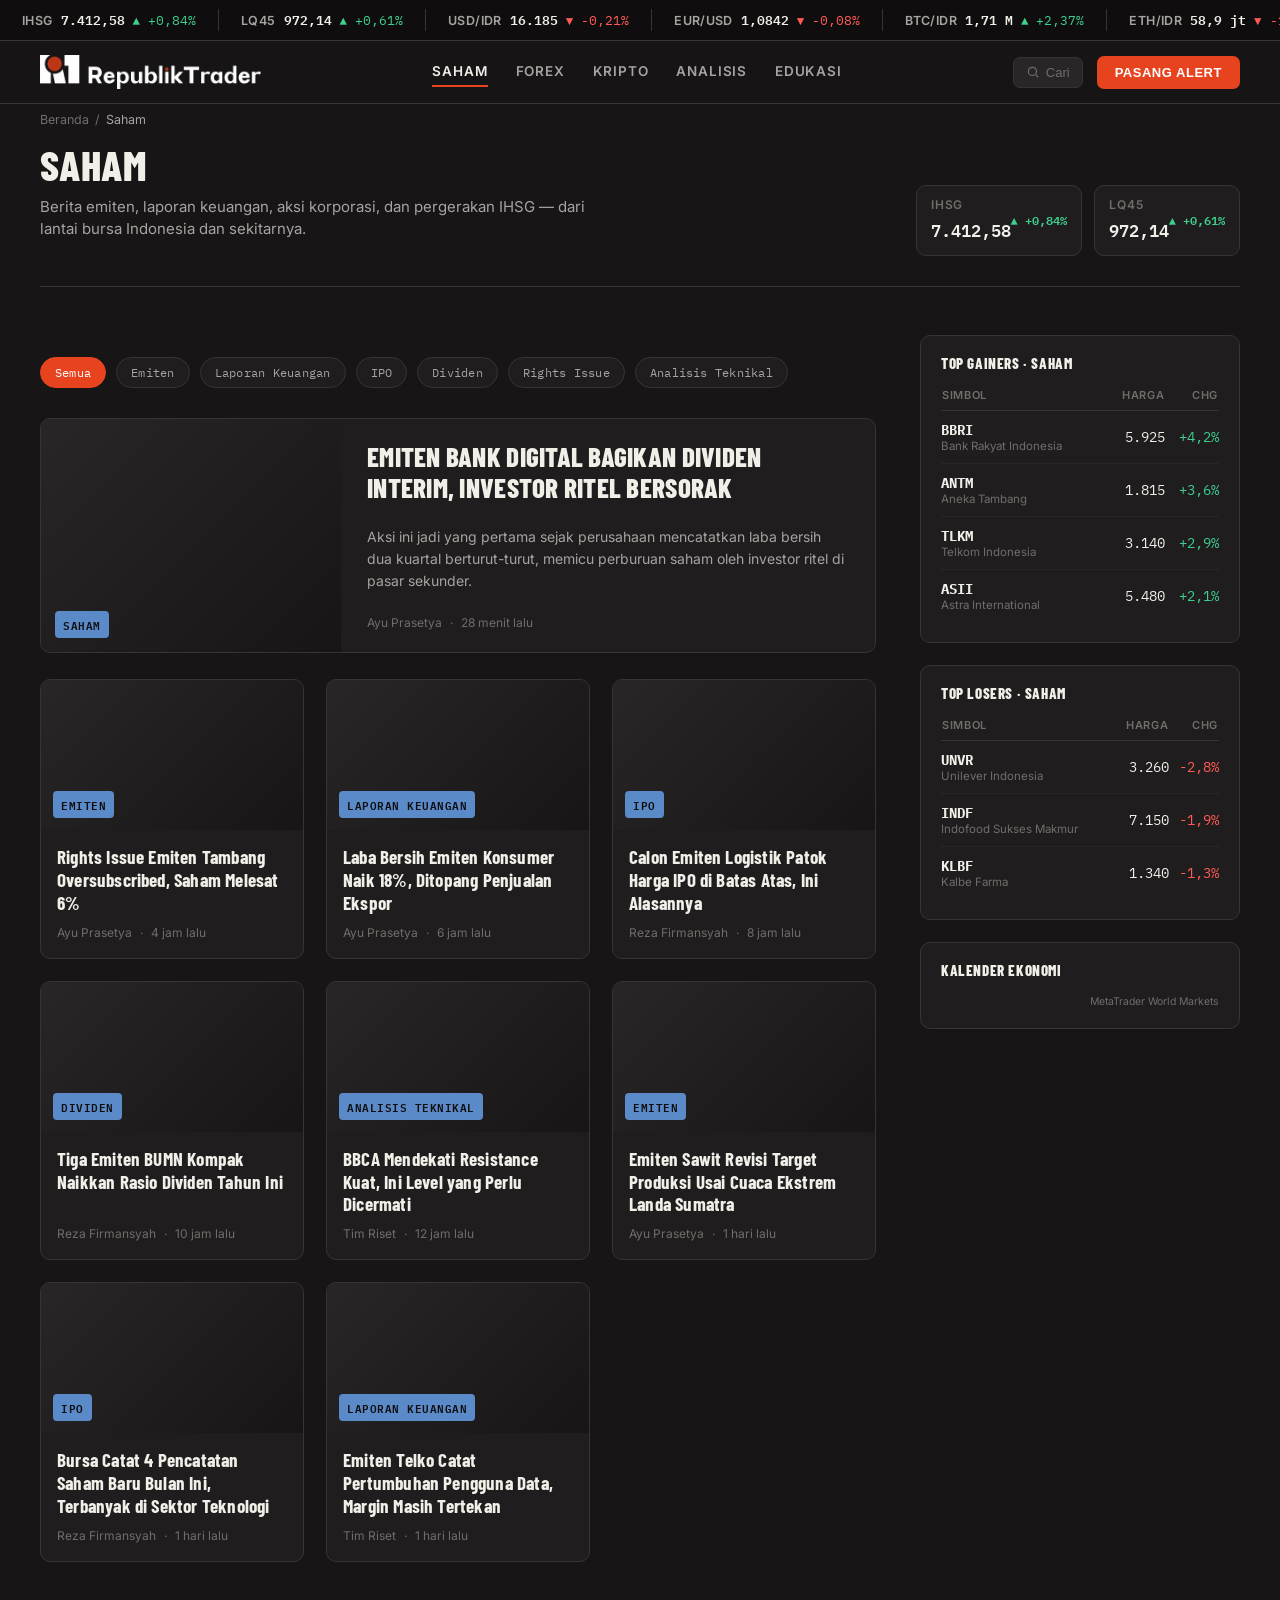
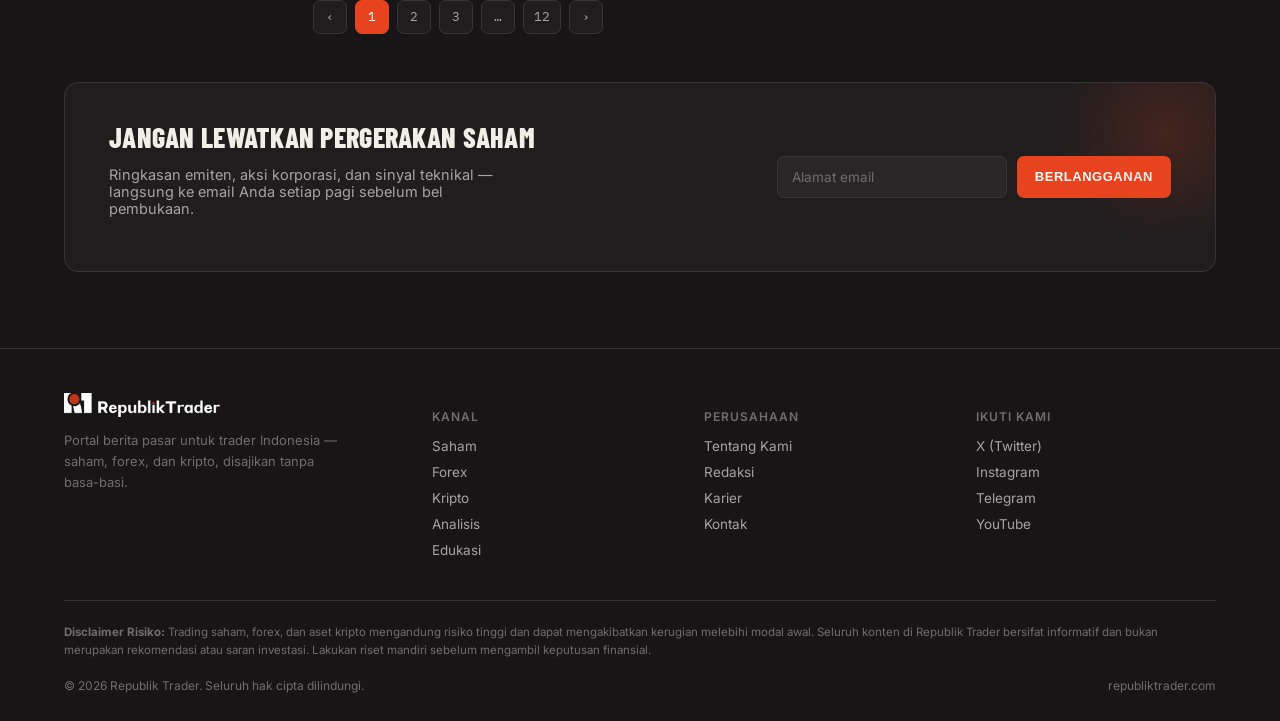
<file: saham.html>
<!DOCTYPE html>
<html lang="id">
<head>
<meta charset="UTF-8">
<meta name="viewport" content="width=device-width, initial-scale=1.0">
<title>Saham — Republik Trader</title>
<link rel="preconnect" href="https://fonts.googleapis.com">
<link href="https://fonts.googleapis.com/css2?family=Barlow+Condensed:wght@600;700;800;900&family=Inter:wght@400;500;600;700&family=IBM+Plex+Mono:wght@400;500;600;700&display=swap" rel="stylesheet">
<link rel="stylesheet" href="assets/styles.css">
</head>
<body>

<!-- TICKER -->
<div class="ticker-bar">
  <div class="ticker-track" id="tickerTrack"></div>
</div>

<!-- NAVBAR -->
<header class="nav">
  <div class="nav-row wrap" style="padding-left:0;padding-right:0;">
    <a href="index.html" class="brand">
      <img src="assets/logo_full.png" alt="Republik Trader" class="brand-logo-full">
    </a>
    <nav class="market-links">
      <a href="saham.html" class="active">Saham</a>
      <a href="forex.html">Forex</a>
      <a href="kripto.html">Kripto</a>
      <a href="analisis.html">Analisis</a>
      <a href="edukasi.html">Edukasi</a>
    </nav>
    <div class="nav-actions">
      <button class="search-btn" aria-label="Cari berita">
        <svg width="14" height="14" viewBox="0 0 24 24" fill="none" stroke="currentColor" stroke-width="2"><circle cx="11" cy="11" r="7"/><line x1="21" y1="21" x2="16.65" y2="16.65"/></svg>
        <span>Cari</span>
      </button>
      <button class="btn-primary">Pasang Alert</button>
      <button class="burger" aria-label="Menu">
        <svg width="22" height="22" viewBox="0 0 24 24" fill="none" stroke="currentColor" stroke-width="2"><line x1="3" y1="6" x2="21" y2="6"/><line x1="3" y1="12" x2="21" y2="12"/><line x1="3" y1="18" x2="21" y2="18"/></svg>
      </button>
    </div>
  </div>
</header>

<!-- CATEGORY HEADER -->
<section class="wrap category-hero">
  <div class="breadcrumb">
    <a href="index.html">Beranda</a><span class="sep">/</span><span class="current">Saham</span>
  </div>
  <div class="category-hero-top">
    <div>
      <h1 class="category-title">Saham</h1>
      <p class="category-desc">Berita emiten, laporan keuangan, aksi korporasi, dan pergerakan IHSG — dari lantai bursa Indonesia dan sekitarnya.</p>
    </div>
    <div class="category-stats">
      <div class="snap-card sm">
        <div>
          <div class="snap-label">IHSG</div>
          <div class="snap-price mono">7.412,58</div>
        </div>
        <div class="snap-change arrow-up">▲ +0,84%</div>
      </div>
      <div class="snap-card sm">
        <div>
          <div class="snap-label">LQ45</div>
          <div class="snap-price mono">972,14</div>
        </div>
        <div class="snap-change arrow-up">▲ +0,61%</div>
      </div>
    </div>
  </div>
</section>

<!-- MAIN CONTENT -->
<div class="wrap section">
  <div class="main-grid">
    <div>

      <!-- FILTER CHIPS -->
      <div class="chip-row">
        <button class="chip active">Semua</button>
        <button class="chip">Emiten</button>
        <button class="chip">Laporan Keuangan</button>
        <button class="chip">IPO</button>
        <button class="chip">Dividen</button>
        <button class="chip">Rights Issue</button>
        <button class="chip">Analisis Teknikal</button>
      </div>

      <!-- FEATURED ARTICLE -->
      <a href="#" class="featured-card">
        <div class="featured-thumb"><span class="tag tag-saham">Saham</span></div>
        <div class="featured-body">
          <h2 class="featured-title">Emiten Bank Digital Bagikan Dividen Interim, Investor Ritel Bersorak</h2>
          <p class="featured-dek">Aksi ini jadi yang pertama sejak perusahaan mencatatkan laba bersih dua kuartal berturut-turut, memicu perburuan saham oleh investor ritel di pasar sekunder.</p>
          <div class="card-meta"><span>Ayu Prasetya</span><span>·</span><span>28 menit lalu</span></div>
        </div>
      </a>

      <!-- ARTICLE GRID -->
      <div class="news-grid">
        <article class="card">
          <div class="card-thumb"><span class="tag tag-saham">Emiten</span></div>
          <div class="card-body">
            <h3 class="card-title">Rights Issue Emiten Tambang Oversubscribed, Saham Melesat 6%</h3>
            <div class="card-meta"><span>Ayu Prasetya</span><span>·</span><span>4 jam lalu</span></div>
          </div>
        </article>
        <article class="card">
          <div class="card-thumb"><span class="tag tag-saham">Laporan Keuangan</span></div>
          <div class="card-body">
            <h3 class="card-title">Laba Bersih Emiten Konsumer Naik 18%, Ditopang Penjualan Ekspor</h3>
            <div class="card-meta"><span>Ayu Prasetya</span><span>·</span><span>6 jam lalu</span></div>
          </div>
        </article>
        <article class="card">
          <div class="card-thumb"><span class="tag tag-saham">IPO</span></div>
          <div class="card-body">
            <h3 class="card-title">Calon Emiten Logistik Patok Harga IPO di Batas Atas, Ini Alasannya</h3>
            <div class="card-meta"><span>Reza Firmansyah</span><span>·</span><span>8 jam lalu</span></div>
          </div>
        </article>
        <article class="card">
          <div class="card-thumb"><span class="tag tag-saham">Dividen</span></div>
          <div class="card-body">
            <h3 class="card-title">Tiga Emiten BUMN Kompak Naikkan Rasio Dividen Tahun Ini</h3>
            <div class="card-meta"><span>Reza Firmansyah</span><span>·</span><span>10 jam lalu</span></div>
          </div>
        </article>
        <article class="card">
          <div class="card-thumb"><span class="tag tag-saham">Analisis Teknikal</span></div>
          <div class="card-body">
            <h3 class="card-title">BBCA Mendekati Resistance Kuat, Ini Level yang Perlu Dicermati</h3>
            <div class="card-meta"><span>Tim Riset</span><span>·</span><span>12 jam lalu</span></div>
          </div>
        </article>
        <article class="card">
          <div class="card-thumb"><span class="tag tag-saham">Emiten</span></div>
          <div class="card-body">
            <h3 class="card-title">Emiten Sawit Revisi Target Produksi Usai Cuaca Ekstrem Landa Sumatra</h3>
            <div class="card-meta"><span>Ayu Prasetya</span><span>·</span><span>1 hari lalu</span></div>
          </div>
        </article>
        <article class="card">
          <div class="card-thumb"><span class="tag tag-saham">IPO</span></div>
          <div class="card-body">
            <h3 class="card-title">Bursa Catat 4 Pencatatan Saham Baru Bulan Ini, Terbanyak di Sektor Teknologi</h3>
            <div class="card-meta"><span>Reza Firmansyah</span><span>·</span><span>1 hari lalu</span></div>
          </div>
        </article>
        <article class="card">
          <div class="card-thumb"><span class="tag tag-saham">Laporan Keuangan</span></div>
          <div class="card-body">
            <h3 class="card-title">Emiten Telko Catat Pertumbuhan Pengguna Data, Margin Masih Tertekan</h3>
            <div class="card-meta"><span>Tim Riset</span><span>·</span><span>1 hari lalu</span></div>
          </div>
        </article>
      </div>

      <!-- PAGINATION -->
      <div class="pagination">
        <button class="page-btn" aria-label="Halaman sebelumnya">‹</button>
        <button class="page-btn active">1</button>
        <button class="page-btn">2</button>
        <button class="page-btn">3</button>
        <button class="page-btn">…</button>
        <button class="page-btn">12</button>
        <button class="page-btn" aria-label="Halaman berikutnya">›</button>
      </div>

    </div>

    <!-- SIDEBAR -->
    <aside>
      <div class="side-block">
        <h3>Top Gainers · Saham</h3>
        <table>
          <thead><tr><th>Simbol</th><th></th><th style="text-align:right;">Harga</th><th style="text-align:right;">Chg</th></tr></thead>
          <tbody>
            <tr><td><span class="sym">BBRI</span><span class="sym-name">Bank Rakyat Indonesia</span></td><td></td><td class="num">5.925</td><td class="num arrow-up">+4,2%</td></tr>
            <tr><td><span class="sym">ANTM</span><span class="sym-name">Aneka Tambang</span></td><td></td><td class="num">1.815</td><td class="num arrow-up">+3,6%</td></tr>
            <tr><td><span class="sym">TLKM</span><span class="sym-name">Telkom Indonesia</span></td><td></td><td class="num">3.140</td><td class="num arrow-up">+2,9%</td></tr>
            <tr><td><span class="sym">ASII</span><span class="sym-name">Astra International</span></td><td></td><td class="num">5.480</td><td class="num arrow-up">+2,1%</td></tr>
          </tbody>
        </table>
      </div>

      <div class="side-block">
        <h3>Top Losers · Saham</h3>
        <table>
          <thead><tr><th>Simbol</th><th></th><th style="text-align:right;">Harga</th><th style="text-align:right;">Chg</th></tr></thead>
          <tbody>
            <tr><td><span class="sym">UNVR</span><span class="sym-name">Unilever Indonesia</span></td><td></td><td class="num">3.260</td><td class="num arrow-down">-2,8%</td></tr>
            <tr><td><span class="sym">INDF</span><span class="sym-name">Indofood Sukses Makmur</span></td><td></td><td class="num">7.150</td><td class="num arrow-down">-1,9%</td></tr>
            <tr><td><span class="sym">KLBF</span><span class="sym-name">Kalbe Farma</span></td><td></td><td class="num">1.340</td><td class="num arrow-down">-1,3%</td></tr>
          </tbody>
        </table>
      </div>

      <div class="side-block">
        <h3>Kalender Ekonomi</h3>
        <div id="economicCalendarWidget"></div>
        <div class="ecw-copyright"><a href="https://www.metatrader.com/?utm_source=calendar.widget&utm_medium=link&utm_term=economic.calendar&utm_content=visit.mql5.calendar&utm_campaign=202.calendar.widget" rel="noopener nofollow" target="_blank">MetaTrader World Markets</a></div>
        <script async type="text/javascript" data-type="calendar-widget" src="https://www.tradays.com/c/js/widgets/calendar/widget.js?v=15">
          {"width":"100%","height":"480","mode":"2","fw":"html","theme":1}
        </script>
      </div>
    </aside>
  </div>
</div>

<!-- NEWSLETTER CTA -->
<div class="wrap" style="padding-bottom:56px;">
  <div class="cta">
    <div>
      <h2>Jangan Lewatkan Pergerakan Saham</h2>
      <p>Ringkasan emiten, aksi korporasi, dan sinyal teknikal — langsung ke email Anda setiap pagi sebelum bel pembukaan.</p>
    </div>
    <form class="cta-form" onsubmit="return false;">
      <input type="email" placeholder="Alamat email" required>
      <button class="btn-primary" type="submit">Berlangganan</button>
    </form>
  </div>
</div>

<!-- FOOTER -->
<footer>
  <div class="wrap">
    <div class="footer-grid">
      <div class="footer-brand">
        <div class="brand" style="margin-bottom:12px;">
          <img src="assets/logo_full.png" alt="Republik Trader" class="brand-logo-full" style="height:24px;">
        </div>
        <p>Portal berita pasar untuk trader Indonesia — saham, forex, dan kripto, disajikan tanpa basa-basi.</p>
      </div>
      <div class="footer-col">
        <h4>Kanal</h4>
        <a href="saham.html">Saham</a><a href="forex.html">Forex</a><a href="kripto.html">Kripto</a><a href="analisis.html">Analisis</a><a href="edukasi.html">Edukasi</a>
      </div>
      <div class="footer-col">
        <h4>Perusahaan</h4>
        <a href="#">Tentang Kami</a><a href="#">Redaksi</a><a href="#">Karier</a><a href="#">Kontak</a>
      </div>
      <div class="footer-col">
        <h4>Ikuti Kami</h4>
        <a href="#">X (Twitter)</a><a href="#">Instagram</a><a href="#">Telegram</a><a href="#">YouTube</a>
      </div>
    </div>
    <div class="disclaimer">
      <strong>Disclaimer Risiko:</strong> Trading saham, forex, dan aset kripto mengandung risiko tinggi dan dapat mengakibatkan kerugian melebihi modal awal. Seluruh konten di Republik Trader bersifat informatif dan bukan merupakan rekomendasi atau saran investasi. Lakukan riset mandiri sebelum mengambil keputusan finansial.
    </div>
    <div class="footer-bottom">
      <span>© 2026 Republik Trader. Seluruh hak cipta dilindungi.</span>
      <span>republiktrader.com</span>
    </div>
  </div>
</footer>

<script src="assets/main.js"></script>
<script src="assets/market-data.js"></script>

<script>
  // Chip filter (visual only in this mockup)
  document.querySelectorAll('.chip').forEach(chip => {
    chip.addEventListener('click', () => {
      document.querySelectorAll('.chip').forEach(c => c.classList.remove('active'));
      chip.classList.add('active');
    });
  });
  // Pagination click state (visual only)
  document.querySelectorAll('.page-btn').forEach(btn => {
    btn.addEventListener('click', () => {
      if (btn.textContent === '‹' || btn.textContent === '›' || btn.textContent === '…') return;
      document.querySelectorAll('.page-btn').forEach(b => b.classList.remove('active'));
      btn.classList.add('active');
    });
  });
</script>

</body>
</html>
</file>
<file: assets/styles.css>
:root{
    --bg: #171516;
    --surface: #201d1e;
    --surface-2: #292627;
    --line: #383435;
    --fg: #f2efe9;
    --fg-dim: #a8a3a0;
    --fg-mute: #726d6a;
    --accent: #e8431f;
    --accent-dim: #7a2a17;
    --up: #3ecf8e;
    --down: #ff5b54;
    --tag-saham: #5b8ac9;
    --tag-forex: #52b788;
    --tag-kripto: #e8431f;
    --tag-analisis: #b48ae0;
  }

  *{box-sizing:border-box;}
  html{scroll-behavior:smooth;}
  body{
    margin:0;
    background:var(--bg);
    color:var(--fg);
    font-family:'Inter',sans-serif;
    -webkit-font-smoothing:antialiased;
  }
  img{max-width:100%;display:block;}
  a{color:inherit;text-decoration:none;}

  .mono{font-family:'IBM Plex Mono',monospace;}

  h1,h2,h3,.display{
    font-family:'Barlow Condensed',sans-serif;
    font-weight:800;
    text-transform:uppercase;
    letter-spacing:0.01em;
    line-height:1.02;
    margin:0;
  }

  .wrap{max-width:1200px;margin:0 auto;padding:0 24px;}

  /* ===== Skip link / focus ===== */
  a:focus-visible, button:focus-visible, input:focus-visible{
    outline:2px solid var(--accent);
    outline-offset:2px;
  }

  /* ===== Ticker (signature element) ===== */
  .ticker-bar{
    background:#0f0d0e;
    border-bottom:1px solid var(--line);
    overflow:hidden;
    white-space:nowrap;
    position:relative;
  }
  .ticker-track{
    display:inline-flex;
    animation: scroll-left 38s linear infinite;
    padding:9px 0;
  }
  @media (prefers-reduced-motion: reduce){
    .ticker-track{animation:none;}
  }
  .ticker-item{
    display:inline-flex;
    align-items:center;
    gap:8px;
    padding:0 22px;
    border-right:1px solid var(--line);
    font-size:12.5px;
  }
  .ticker-item .name{color:var(--fg-dim);font-family:'Inter',sans-serif;font-weight:600;letter-spacing:0.03em;}
  .ticker-item .price{font-weight:600;}
  .arrow-up{color:var(--up);} .arrow-down{color:var(--down);}
  @keyframes scroll-left{
    from{transform:translateX(0);}
    to{transform:translateX(-50%);}
  }

  /* ===== Navbar ===== */
  header.nav{
    position:sticky;top:0;z-index:50;
    background:rgba(23,21,22,0.92);
    backdrop-filter:blur(8px);
    border-bottom:1px solid var(--line);
  }
  .nav-row{
    display:flex;align-items:center;justify-content:space-between;
    padding:14px 24px;gap:24px;
  }
  .brand{display:flex;align-items:center;gap:10px;flex-shrink:0;}
  .brand img{height:34px;width:34px;border-radius:6px;flex-shrink:0;object-fit:contain;}
  .brand-logo-full{height:26px;width:auto !important;border-radius:0 !important;}
  .brand-text{font-family:'Barlow Condensed',sans-serif;font-weight:800;font-size:19px;letter-spacing:0.02em;text-transform:uppercase;}
  .brand-text span{color:var(--accent);}

  nav.market-links{display:flex;gap:28px;}
  nav.market-links a{
    font-size:13.5px;font-weight:600;color:var(--fg-dim);
    text-transform:uppercase;letter-spacing:0.06em;
    padding:6px 0;border-bottom:2px solid transparent;
    transition:color .15s, border-color .15s;
  }
  nav.market-links a:hover{color:var(--fg);border-color:var(--accent);}
  nav.market-links a.active{color:var(--fg);border-color:var(--accent);}

  .nav-actions{display:flex;align-items:center;gap:14px;flex-shrink:0;}
  .search-btn{
    display:flex;align-items:center;gap:6px;
    background:var(--surface-2);border:1px solid var(--line);
    border-radius:7px;padding:7px 12px;color:var(--fg-mute);
    font-size:13px;cursor:pointer;
  }
  .btn-primary{
    background:var(--accent);color:#fff;border:none;
    padding:9px 18px;border-radius:7px;font-weight:700;
    font-size:13px;text-transform:uppercase;letter-spacing:0.04em;
    cursor:pointer;
  }
  .burger{display:none;background:none;border:none;color:var(--fg);cursor:pointer;}

  /* ===== Hero / Market snapshot ===== */
  .hero{padding:44px 0 36px;border-bottom:1px solid var(--line);}
  .hero-grid{display:grid;grid-template-columns:1.15fr 0.85fr;gap:40px;align-items:start;}

  .eyebrow{
    display:inline-flex;align-items:center;gap:8px;
    font-family:'IBM Plex Mono',monospace;font-size:12px;
    color:var(--accent);letter-spacing:0.08em;margin-bottom:14px;
  }
  .eyebrow::before{content:'';width:7px;height:7px;background:var(--accent);border-radius:50%;box-shadow:0 0 0 3px var(--accent-dim);}

  .headline{font-size:46px;margin-bottom:16px;}
  .headline .accent-word{color:var(--accent);}
  .dek{color:var(--fg-dim);font-size:16.5px;line-height:1.55;max-width:520px;margin-bottom:22px;}
  .byline{display:flex;align-items:center;gap:10px;font-size:13px;color:var(--fg-mute);}
  .byline .dot{width:4px;height:4px;background:var(--fg-mute);border-radius:50%;}

  .snapshot-col{display:flex;flex-direction:column;gap:12px;}
  .snap-card{
    background:var(--surface);border:1px solid var(--line);border-radius:10px;
    padding:16px 18px;display:flex;align-items:center;justify-content:space-between;
  }
  .snap-label{font-size:12px;color:var(--fg-mute);text-transform:uppercase;letter-spacing:0.08em;font-weight:600;margin-bottom:4px;}
  .snap-price{font-family:'IBM Plex Mono',monospace;font-size:23px;font-weight:600;}
  .snap-change{font-family:'IBM Plex Mono',monospace;font-size:13.5px;font-weight:600;display:flex;align-items:center;gap:4px;justify-content:flex-end;}
  .snap-mini{width:70px;height:32px;}

  /* ===== Section heading pattern ===== */
  .section{padding:48px 0;}
  .section-head{
    display:flex;align-items:baseline;justify-content:space-between;
    margin-bottom:26px;border-bottom:1px solid var(--line);padding-bottom:14px;
    gap:20px;flex-wrap:wrap;
  }
  .section-title{font-size:26px;}
  .tabs{display:flex;gap:22px;}
  .tab{
    font-family:'IBM Plex Mono',monospace;font-size:12.5px;text-transform:uppercase;
    letter-spacing:0.05em;color:var(--fg-mute);cursor:pointer;padding-bottom:4px;
    border-bottom:2px solid transparent;background:none;border-top:none;border-left:none;border-right:none;
  }
  .tab.active{color:var(--fg);border-color:var(--accent);}
  .see-all{font-size:13px;color:var(--fg-dim);font-weight:600;display:inline-flex;align-items:center;gap:4px;}
  .see-all:hover{color:var(--accent);}

  /* ===== Main layout with sidebar ===== */
  .main-grid{display:grid;grid-template-columns:1fr 320px;gap:44px;}

  .news-grid{display:grid;grid-template-columns:repeat(3,1fr);gap:22px;}
  .card{
    background:var(--surface);border:1px solid var(--line);border-radius:10px;
    overflow:hidden;display:flex;flex-direction:column;transition:border-color .15s, transform .15s;
  }
  .card:hover{border-color:var(--fg-mute);transform:translateY(-2px);}
  .card-thumb{
    height:150px;background:linear-gradient(135deg,var(--surface-2),#171516);
    position:relative;display:flex;align-items:flex-end;padding:12px;
  }
  .tag{
    font-family:'IBM Plex Mono',monospace;font-size:10.5px;font-weight:600;
    text-transform:uppercase;letter-spacing:0.05em;
    padding:4px 8px;border-radius:4px;color:#0f0d0e;
  }
  .tag-saham{background:var(--tag-saham);}
  .tag-forex{background:var(--tag-forex);}
  .tag-kripto{background:var(--tag-kripto);color:#fff;}
  .tag-analisis{background:var(--tag-analisis);}

  .card-body{padding:16px 16px 18px;display:flex;flex-direction:column;gap:10px;flex:1;}
  .card-title{font-family:'Barlow Condensed',sans-serif;font-weight:700;font-size:19px;text-transform:none;line-height:1.2;}
  .card-meta{font-size:12px;color:var(--fg-mute);margin-top:auto;display:flex;gap:8px;align-items:center;}

  /* ===== Market movers table ===== */
  .movers-grid{display:grid;grid-template-columns:1fr 1fr;gap:24px;}
  .movers-card{background:var(--surface);border:1px solid var(--line);border-radius:10px;padding:20px;}
  .movers-card h3{font-size:16px;margin-bottom:14px;letter-spacing:0.04em;}
  table{width:100%;border-collapse:collapse;}
  table th{
    text-align:left;font-size:11px;color:var(--fg-mute);text-transform:uppercase;
    letter-spacing:0.06em;font-weight:600;padding-bottom:8px;border-bottom:1px solid var(--line);
  }
  table td{padding:10px 0;border-bottom:1px solid var(--surface-2);font-size:13.5px;}
  table tr:last-child td{border-bottom:none;}
  .sym{font-weight:700;font-family:'IBM Plex Mono',monospace;}
  .sym-name{color:var(--fg-mute);font-size:11.5px;display:block;}
  td.num{text-align:right;font-family:'IBM Plex Mono',monospace;}

  /* ===== Sidebar ===== */
  .side-block{
    background:var(--surface);border:1px solid var(--line);border-radius:10px;
    padding:20px;margin-bottom:22px;
  }
  .side-block h3{font-size:15px;margin-bottom:16px;letter-spacing:0.04em;}
  .cal-row{display:flex;justify-content:space-between;align-items:center;padding:9px 0;border-bottom:1px solid var(--surface-2);font-size:13px;}
  .cal-row:last-child{border-bottom:none;}
  .cal-time{font-family:'IBM Plex Mono',monospace;color:var(--fg-mute);font-size:11.5px;}
  .impact{width:8px;height:8px;border-radius:50%;display:inline-block;margin-right:8px;}
  .impact-high{background:var(--down);}
  .impact-med{background:#e8b93f;}
  .impact-low{background:var(--fg-mute);}

  .watch-row{display:flex;justify-content:space-between;align-items:center;padding:8px 0;border-bottom:1px solid var(--surface-2);}
  .watch-row:last-child{border-bottom:none;}
  .watch-row .name{font-size:13px;font-weight:600;}
  .watch-row .price{font-family:'IBM Plex Mono',monospace;font-size:12.5px;}

  /* ===== Newsletter CTA ===== */
  .cta{
    background:var(--surface);border:1px solid var(--line);border-radius:14px;
    padding:40px 44px;display:flex;align-items:center;justify-content:space-between;gap:32px;
    position:relative;overflow:hidden;
  }
  .cta::after{
    content:'';position:absolute;right:-60px;top:-60px;width:220px;height:220px;
    background:radial-gradient(circle,var(--accent) 0%,transparent 70%);opacity:0.18;
  }
  .cta h2{font-size:28px;margin-bottom:8px;}
  .cta p{color:var(--fg-dim);font-size:14.5px;max-width:420px;}
  .cta-form{display:flex;gap:10px;flex-shrink:0;}
  .cta-form input{
    background:var(--surface-2);border:1px solid var(--line);border-radius:7px;
    padding:12px 14px;color:var(--fg);font-size:13.5px;width:230px;font-family:'Inter',sans-serif;
  }
  .cta-form input::placeholder{color:var(--fg-mute);}

  /* ===== Footer ===== */
  footer{border-top:1px solid var(--line);padding:44px 0 28px;margin-top:20px;}
  .footer-grid{display:grid;grid-template-columns:1.4fr 1fr 1fr 1fr;gap:32px;margin-bottom:32px;}
  .footer-brand .brand-text{margin-bottom:10px;}
  .footer-brand p{color:var(--fg-mute);font-size:13px;line-height:1.6;max-width:280px;}
  .footer-col h4{font-size:12px;text-transform:uppercase;letter-spacing:0.08em;color:var(--fg-mute);margin-bottom:14px;font-weight:600;}
  .footer-col a{display:block;font-size:13.5px;color:var(--fg-dim);margin-bottom:10px;}
  .footer-col a:hover{color:var(--accent);}
  .disclaimer{
    border-top:1px solid var(--line);padding-top:22px;
    font-size:11.5px;color:var(--fg-mute);line-height:1.6;
  }
  .footer-bottom{display:flex;justify-content:space-between;margin-top:18px;font-size:12px;color:var(--fg-mute);flex-wrap:wrap;gap:10px;}

  /* ===== Responsive ===== */
  @media (max-width:980px){
    .hero-grid{grid-template-columns:1fr;}
    .main-grid{grid-template-columns:1fr;}
    .news-grid{grid-template-columns:repeat(2,1fr);}
    .movers-grid{grid-template-columns:1fr;}
    nav.market-links{display:none;}
    .burger{display:block;}
    .footer-grid{grid-template-columns:1fr 1fr;}
  }
  @media (max-width:640px){
    .headline{font-size:32px;}
    .news-grid{grid-template-columns:1fr;}
    .cta{flex-direction:column;align-items:flex-start;}
    .cta-form{width:100%;}
    .cta-form input{width:100%;}
    .footer-grid{grid-template-columns:1fr;}
    .search-btn span{display:none;}
  }

/* ===== Category page: breadcrumb + header ===== */
.breadcrumb{font-size:12.5px;color:var(--fg-mute);margin-bottom:16px;}
.breadcrumb a{color:var(--fg-mute);}
.breadcrumb a:hover{color:var(--accent);}
.breadcrumb .sep{margin:0 6px;}
.breadcrumb .current{color:var(--fg-dim);}

.category-hero{padding:8px 0 30px;border-bottom:1px solid var(--line);}
.category-hero-top{display:flex;justify-content:space-between;align-items:flex-end;gap:24px;flex-wrap:wrap;}
.category-title{font-size:42px;}
.category-desc{color:var(--fg-dim);font-size:15px;max-width:560px;margin-top:10px;line-height:1.5;}
.category-stats{display:flex;gap:12px;flex-wrap:wrap;}

.snap-card.sm{padding:11px 14px;min-width:128px;}
.snap-card.sm .snap-price{font-size:17px;}
.snap-card.sm .snap-change{font-size:12px;}

/* ===== Chip filters ===== */
.chip-row{display:flex;gap:10px;flex-wrap:wrap;margin:22px 0 30px;}
.chip{
  font-family:'IBM Plex Mono',monospace;font-size:12px;letter-spacing:0.02em;
  padding:7px 14px;border-radius:20px;border:1px solid var(--line);
  color:var(--fg-dim);cursor:pointer;background:var(--surface);
  transition:border-color .15s, color .15s, background .15s;
}
.chip:hover{border-color:var(--fg-mute);color:var(--fg);}
.chip.active{background:var(--accent);border-color:var(--accent);color:#fff;}

/* ===== Featured (horizontal) card ===== */
.featured-card{
  display:grid;grid-template-columns:300px 1fr;
  background:var(--surface);border:1px solid var(--line);border-radius:10px;
  overflow:hidden;margin-bottom:26px;transition:border-color .15s;
}
.featured-card:hover{border-color:var(--fg-mute);}
.featured-thumb{
  background:linear-gradient(135deg,var(--surface-2),#171516);
  position:relative;display:flex;align-items:flex-end;padding:14px;min-height:190px;
}
.featured-body{padding:22px 26px;display:flex;flex-direction:column;gap:10px;justify-content:center;}
.featured-title{font-size:27px;line-height:1.14;}
.featured-dek{color:var(--fg-dim);font-size:14px;line-height:1.55;max-width:480px;}

/* ===== Pagination ===== */
.pagination{display:flex;justify-content:center;align-items:center;gap:8px;margin-top:38px;}
.page-btn{
  min-width:34px;height:34px;padding:0 10px;display:flex;align-items:center;justify-content:center;
  border-radius:7px;border:1px solid var(--line);background:var(--surface);color:var(--fg-dim);
  font-family:'IBM Plex Mono',monospace;font-size:13px;cursor:pointer;
}
.page-btn.active{background:var(--accent);border-color:var(--accent);color:#fff;}
.page-btn:hover:not(.active){border-color:var(--fg-mute);color:var(--fg);}

@media (max-width:640px){
  .featured-card{grid-template-columns:1fr;}
  .featured-thumb{min-height:140px;}
  .category-title{font-size:32px;}
}

/* ===== Third-party widget: economic calendar copyright link ===== */
.ecw-copyright{
  font-size:10.5px;color:var(--fg-mute);text-align:right;
  margin-top:6px;font-family:'Inter',sans-serif;
}
.ecw-copyright a{color:var(--fg-mute);}
.ecw-copyright a:hover{color:var(--accent);}
</file>
